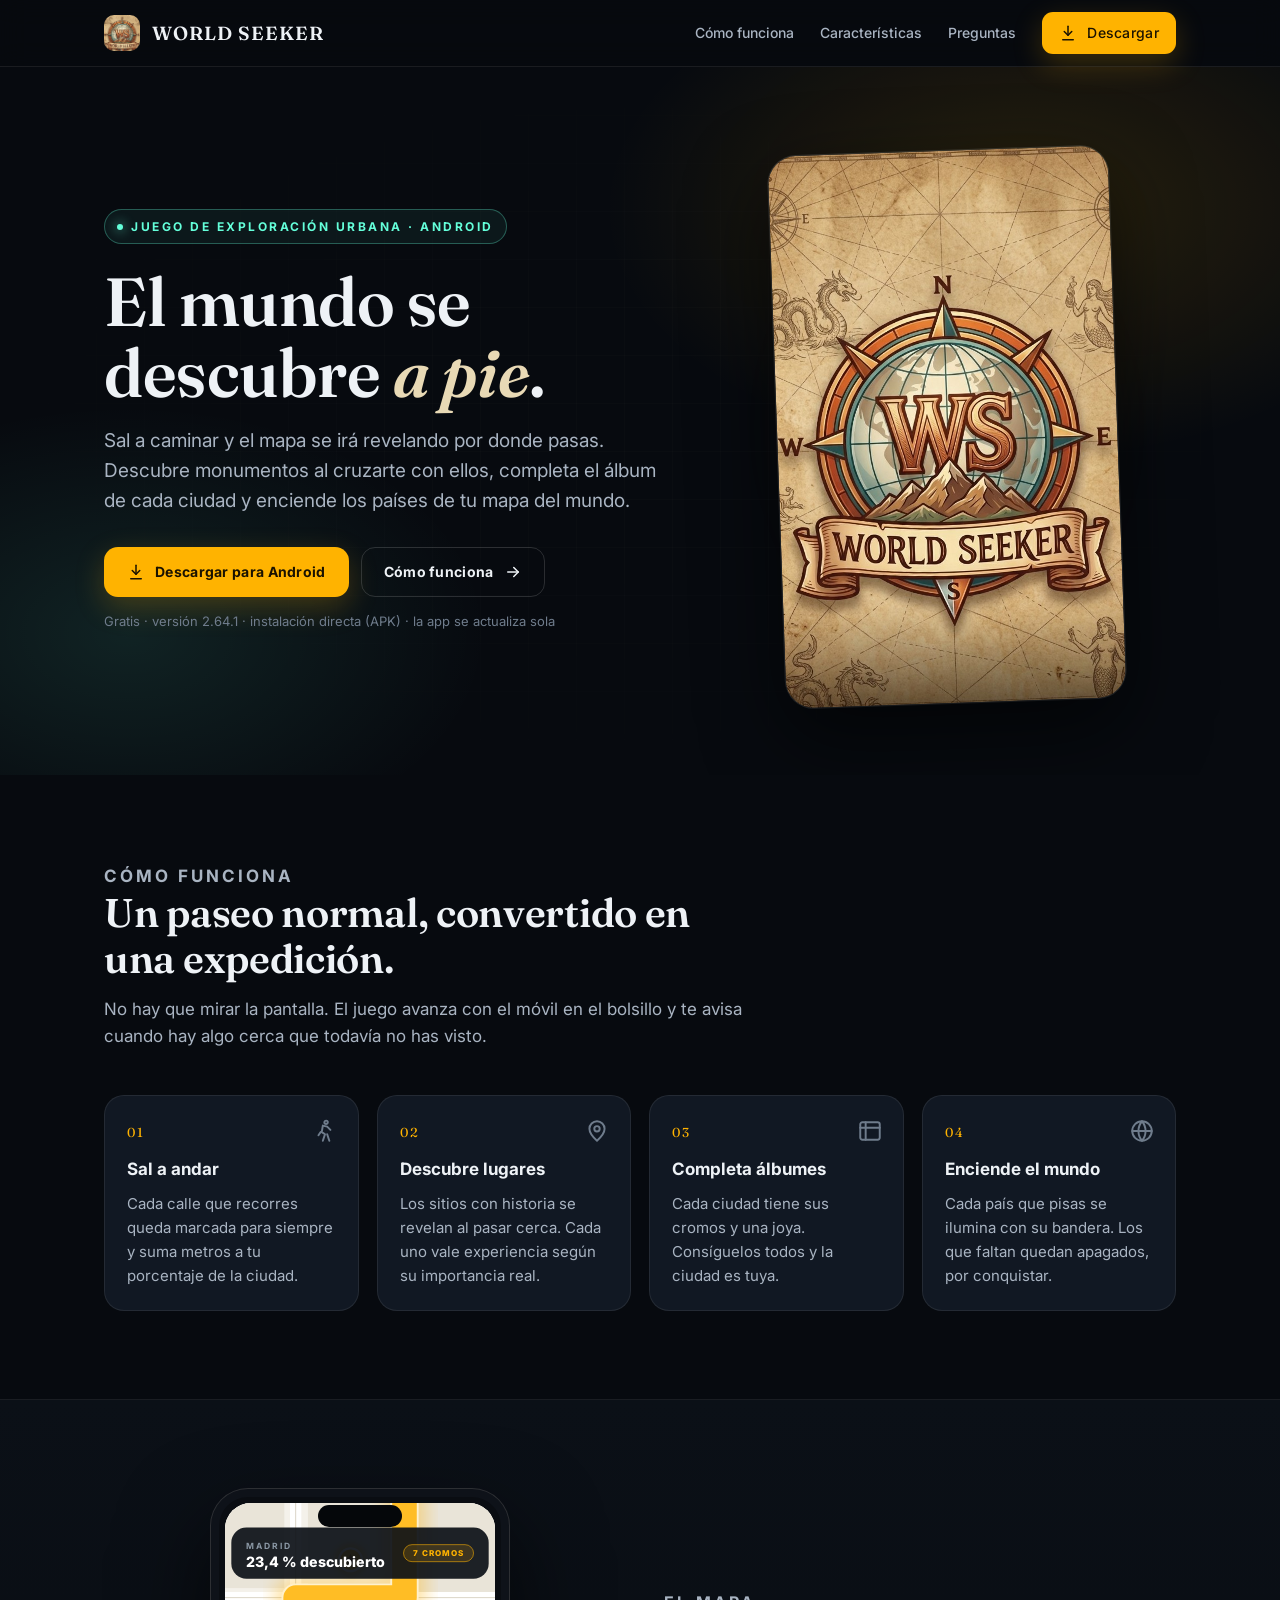
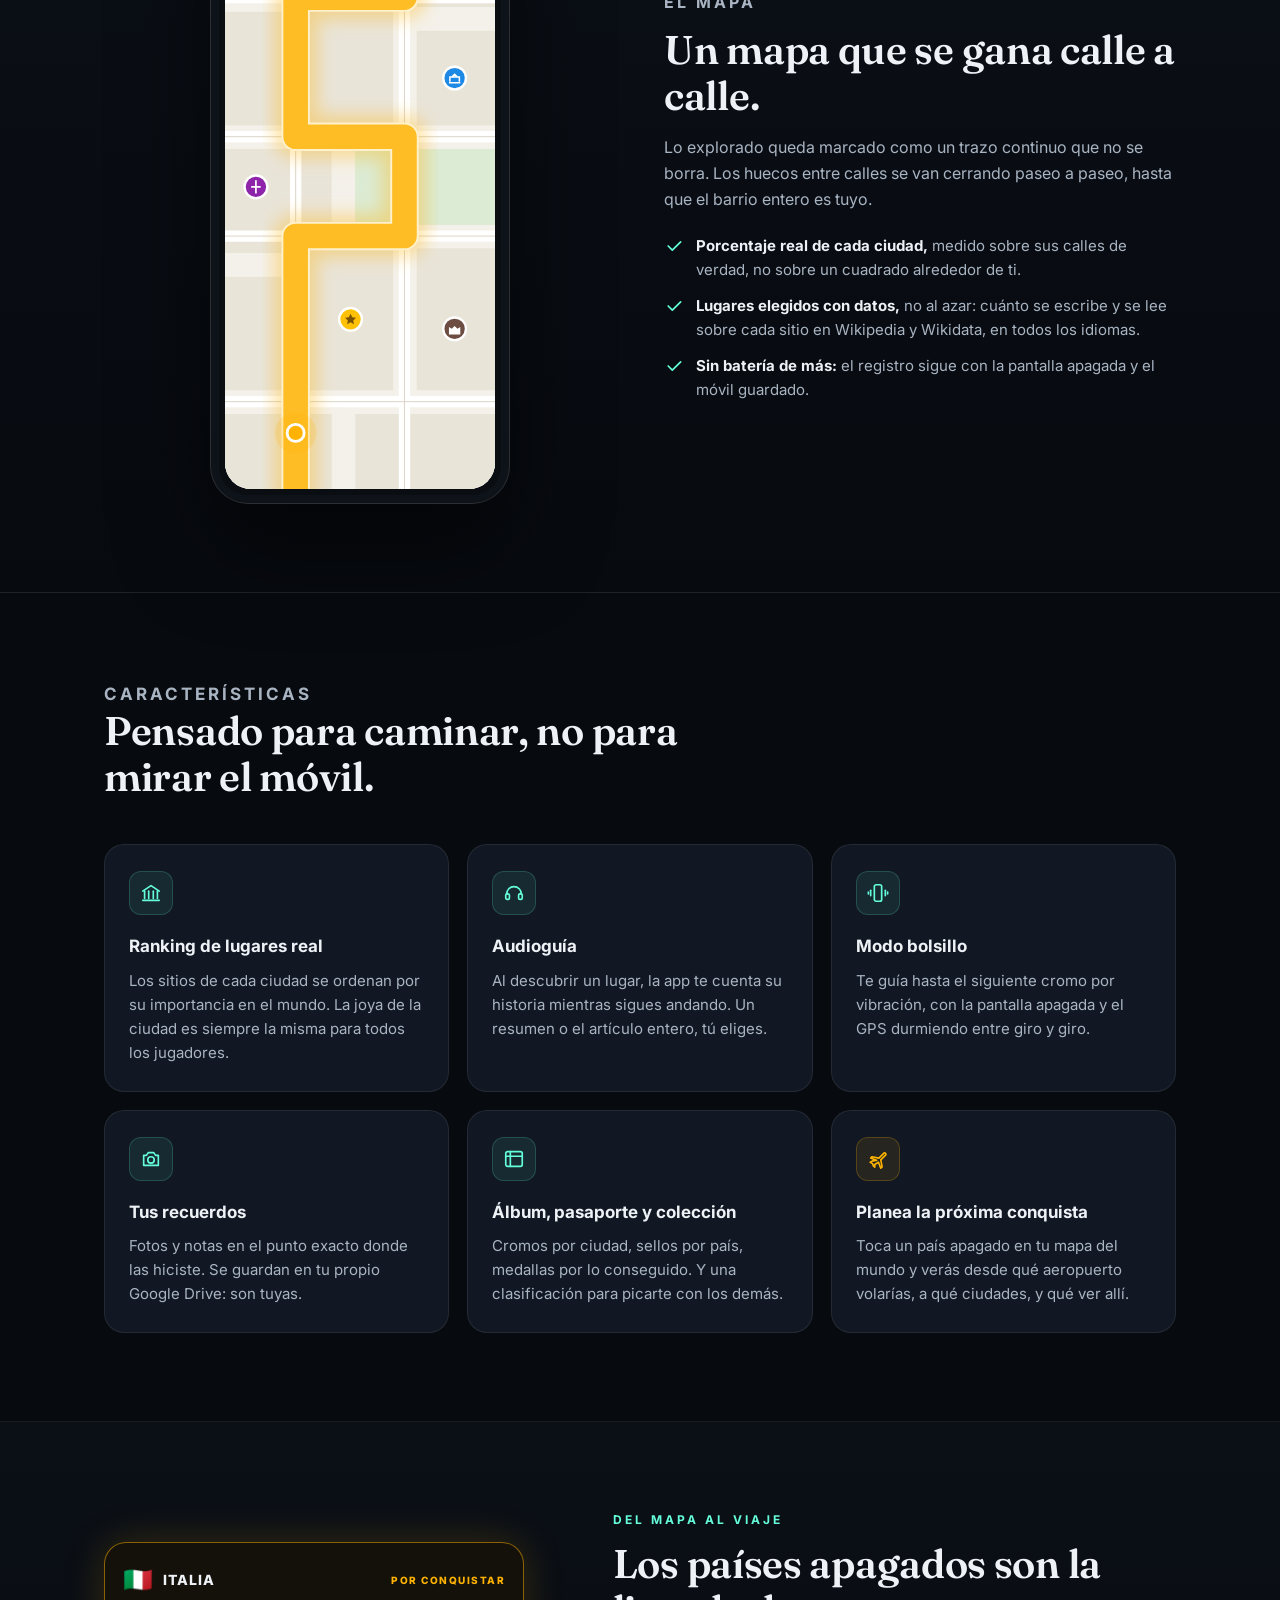
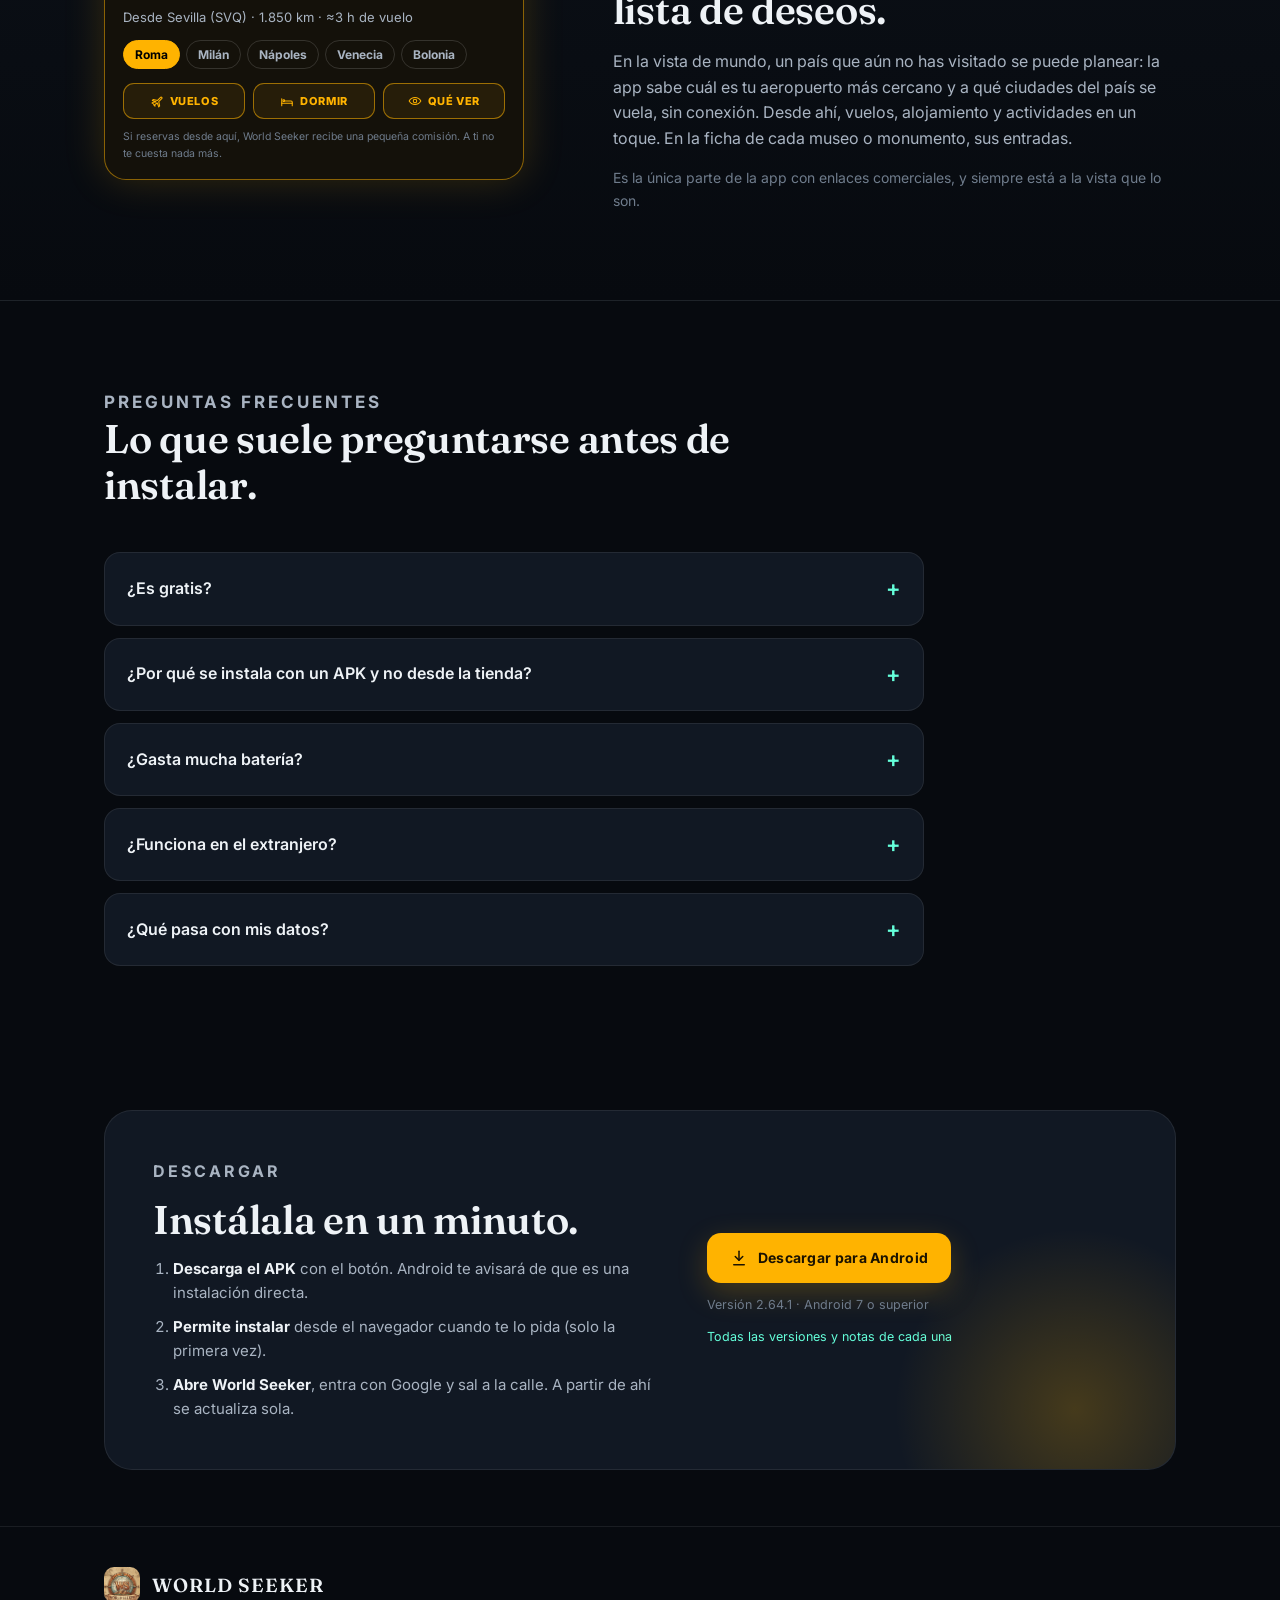
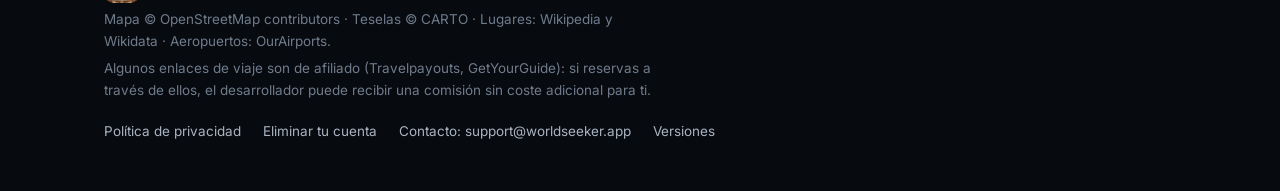
<file: index.html>
<!doctype html>
<html lang="es">
<head>
<meta charset="utf-8">
<meta name="viewport" content="width=device-width, initial-scale=1">
<title>World Seeker — El mundo se descubre a pie</title>
<meta name="description" content="World Seeker es un juego de exploración urbana para Android: el mapa se descubre por donde caminas, encuentras monumentos al pasar y completas el álbum de cada ciudad y país.">
<meta property="og:type" content="website">
<meta property="og:title" content="World Seeker — El mundo se descubre a pie">
<meta property="og:description" content="Camina, descubre lugares, completa el álbum de cada ciudad. Un juego de exploración urbana para Android.">
<meta property="og:image" content="https://worldseeker.app/logo.jpg">
<meta property="og:url" content="https://worldseeker.app/">
<meta name="twitter:card" content="summary_large_image">
<meta name="theme-color" content="#070A0F">
<link rel="canonical" href="https://worldseeker.app/">
<link rel="icon" href="logo.jpg">
<link rel="apple-touch-icon" href="logo.jpg">
<link rel="preconnect" href="https://fonts.googleapis.com">
<link rel="preconnect" href="https://fonts.gstatic.com" crossorigin>
<link href="https://fonts.googleapis.com/css2?family=Fraunces:ital,opsz,wght@0,9..144,500;0,9..144,600;1,9..144,500&family=Inter:wght@400;500;600;700;800&display=swap" rel="stylesheet">
<link rel="stylesheet" href="estilo.css">
<script type="application/ld+json">
{
  "@context": "https://schema.org",
  "@type": "SoftwareApplication",
  "name": "World Seeker",
  "operatingSystem": "Android",
  "applicationCategory": "GameApplication",
  "description": "Juego de exploración urbana: el mapa se descubre por donde caminas, encuentras monumentos al pasar y completas el álbum de cada ciudad y país.",
  "url": "https://worldseeker.app/",
  "image": "https://worldseeker.app/logo.jpg",
  "offers": {"@type": "Offer", "price": "0", "priceCurrency": "EUR"}
}
</script>
<!-- Travelpayouts Drive: convierte en enlaces de afiliado los enlaces de
     viaje que haya en la página, y sirve para verificar el sitio. -->
<script nowprocket data-noptimize="1" data-cfasync="false" data-wpfc-render="false" seraph-accel-crit="1" data-no-defer="1" data-cmp-ab="2">
  (function () {
      var script = document.createElement("script");
      script.async = 1;
      script.setAttribute("data-cmp-ab","2");
      script.src = 'https://emrldtp.com/NTc4OTQ3.js?t=578947';
      document.head.appendChild(script);
  })();
</script>
<!-- impact.com (programas de afiliados): verificación del sitio. Solo en
     la portada, que es lo que comprueban. -->
<script type="text/javascript">(function(i,m,p,a,c,t){c.ire_o=p;c[p]=c[p]||function(){(c[p].a=c[p].a||[]).push(arguments)};t=a.createElement(m);var z=a.getElementsByTagName(m)[0];t.async=1;t.src=i;z.parentNode.insertBefore(t,z)})('https://utt.impactcdn.com/P-A7960327-32b0-4402-8fed-ddafda97f1ed1.js','script','impactStat',document,window);impactStat('transformLinks');impactStat('trackImpression');</script>
</head>
<body>

<!-- Iconos vectoriales reutilizables -->
<svg width="0" height="0" style="position:absolute" aria-hidden="true">
  <defs>
    <symbol id="i-descarga" viewBox="0 0 24 24" fill="none" stroke="currentColor" stroke-width="2" stroke-linecap="round" stroke-linejoin="round"><path d="M12 3v12"/><path d="m7 10 5 5 5-5"/><path d="M5 21h14"/></symbol>
    <symbol id="i-flecha" viewBox="0 0 24 24" fill="none" stroke="currentColor" stroke-width="2" stroke-linecap="round" stroke-linejoin="round"><path d="M5 12h14"/><path d="m13 6 6 6-6 6"/></symbol>
    <symbol id="i-andar" viewBox="0 0 24 24" fill="none" stroke="currentColor" stroke-width="1.8" stroke-linecap="round" stroke-linejoin="round"><circle cx="13" cy="4" r="1.6"/><path d="M10 21l2-6-3-2 1-6 4 1 3 3"/><path d="m8 13-2 3"/><path d="m14 15 2 6"/></symbol>
    <symbol id="i-lugar" viewBox="0 0 24 24" fill="none" stroke="currentColor" stroke-width="1.8" stroke-linecap="round" stroke-linejoin="round"><path d="M12 21s-7-6.2-7-11a7 7 0 0 1 14 0c0 4.8-7 11-7 11Z"/><circle cx="12" cy="10" r="2.5"/></symbol>
    <symbol id="i-album" viewBox="0 0 24 24" fill="none" stroke="currentColor" stroke-width="1.8" stroke-linecap="round" stroke-linejoin="round"><rect x="3" y="4" width="18" height="16" rx="2"/><path d="M3 9h18"/><path d="M8 4v16"/></symbol>
    <symbol id="i-mundo" viewBox="0 0 24 24" fill="none" stroke="currentColor" stroke-width="1.8" stroke-linecap="round" stroke-linejoin="round"><circle cx="12" cy="12" r="9"/><path d="M3 12h18"/><path d="M12 3a14 14 0 0 1 0 18a14 14 0 0 1 0-18Z"/></symbol>
    <symbol id="i-mapa" viewBox="0 0 24 24" fill="none" stroke="currentColor" stroke-width="1.8" stroke-linecap="round" stroke-linejoin="round"><path d="m3 6 6-2 6 2 6-2v14l-6 2-6-2-6 2Z"/><path d="M9 4v14"/><path d="M15 6v14"/></symbol>
    <symbol id="i-museo" viewBox="0 0 24 24" fill="none" stroke="currentColor" stroke-width="1.8" stroke-linecap="round" stroke-linejoin="round"><path d="M3 10 12 4l9 6"/><path d="M5 10v8"/><path d="M9.5 10v8"/><path d="M14.5 10v8"/><path d="M19 10v8"/><path d="M3 20h18"/></symbol>
    <symbol id="i-audio" viewBox="0 0 24 24" fill="none" stroke="currentColor" stroke-width="1.8" stroke-linecap="round" stroke-linejoin="round"><path d="M4 13a8 8 0 0 1 16 0"/><rect x="3" y="13" width="4" height="6" rx="1.5"/><rect x="17" y="13" width="4" height="6" rx="1.5"/></symbol>
    <symbol id="i-vibra" viewBox="0 0 24 24" fill="none" stroke="currentColor" stroke-width="1.8" stroke-linecap="round" stroke-linejoin="round"><rect x="8" y="3" width="8" height="18" rx="2"/><path d="M4 9v6"/><path d="M20 9v6"/><path d="M1.5 11v2"/><path d="M22.5 11v2"/></symbol>
    <symbol id="i-camara" viewBox="0 0 24 24" fill="none" stroke="currentColor" stroke-width="1.8" stroke-linecap="round" stroke-linejoin="round"><path d="M4 8h3l2-3h6l2 3h3v11H4Z"/><circle cx="12" cy="13" r="3.5"/></symbol>
    <symbol id="i-avion" viewBox="0 0 24 24" fill="none" stroke="currentColor" stroke-width="1.8" stroke-linecap="round" stroke-linejoin="round"><path d="M10.5 13.5 4 11l1.5-1.5L13 11l5.5-5.5a1.5 1.5 0 0 1 2 2L15 13l1.5 7.5L15 22l-2.5-6.5-4 2.5V21l-1.5-1.5L6 17l-2.5-1.5L6 14Z"/></symbol>
    <symbol id="i-hotel" viewBox="0 0 24 24" fill="none" stroke="currentColor" stroke-width="1.8" stroke-linecap="round" stroke-linejoin="round"><path d="M3 20V8"/><path d="M3 16h18v4"/><path d="M8 12h11a2 2 0 0 1 2 2v2"/><circle cx="6.5" cy="11.5" r="1.5"/></symbol>
    <symbol id="i-ver" viewBox="0 0 24 24" fill="none" stroke="currentColor" stroke-width="1.8" stroke-linecap="round" stroke-linejoin="round"><path d="M2 12s3.5-6 10-6 10 6 10 6-3.5 6-10 6S2 12 2 12Z"/><circle cx="12" cy="12" r="3"/></symbol>
    <symbol id="i-check" viewBox="0 0 24 24" fill="none" stroke="currentColor" stroke-width="2" stroke-linecap="round" stroke-linejoin="round"><path d="m5 12 5 5L20 7"/></symbol>
    <symbol id="i-ticket" viewBox="0 0 24 24" fill="none" stroke="currentColor" stroke-width="1.8" stroke-linecap="round" stroke-linejoin="round"><path d="M3 9V6h18v3a2 2 0 0 0 0 4v3H3v-3a2 2 0 0 0 0-4Z"/><path d="M13 6v12"/></symbol>
  </defs>
</svg>

<header class="nav">
  <div class="contenedor">
    <a class="marca" href="#"><img src="logo.jpg" alt=""><span>WORLD SEEKER</span></a>
    <nav class="nav-enlaces" aria-label="Secciones">
      <a href="#como-funciona">Cómo funciona</a>
      <a href="#caracteristicas">Características</a>
      <a href="#preguntas">Preguntas</a>
      <a class="boton boton-primario boton-pequeno enlace-descarga" href="https://github.com/Alexbaldallo/world_seeker_releases/releases/latest"><svg><use href="#i-descarga"/></svg>Descargar</a>
    </nav>
  </div>
</header>

<main>

<section class="portada">
  <div class="rejilla" aria-hidden="true"></div>
  <div class="contenedor">
    <div>
      <span class="antetitulo"><i></i>Juego de exploración urbana · Android</span>
      <h1>El mundo se descubre <em>a pie</em>.</h1>
      <p class="entradilla">Sal a caminar y el mapa se irá revelando por donde pasas. Descubre monumentos al cruzarte con ellos, completa el álbum de cada ciudad y enciende los países de tu mapa del mundo.</p>
      <div class="acciones">
        <a class="boton boton-primario enlace-descarga" href="https://github.com/Alexbaldallo/world_seeker_releases/releases/latest"><svg><use href="#i-descarga"/></svg>Descargar para Android</a>
        <a class="boton boton-secundario" href="#como-funciona">Cómo funciona<svg><use href="#i-flecha"/></svg></a>
      </div>
      <p class="nota-version" id="version">Gratis · instalación directa (APK) · la app se actualiza sola</p>
    </div>
    <div class="emblema">
      <img src="logo.jpg" alt="Emblema de World Seeker: una rosa de los vientos sobre un mapa antiguo">
    </div>
  </div>
</section>

<section id="como-funciona">
  <div class="contenedor">
    <div class="cabecera-seccion aparece">
      <p class="etiqueta">Cómo funciona</p>
      <h2>Un paseo normal, convertido en una expedición.</h2>
      <p>No hay que mirar la pantalla. El juego avanza con el móvil en el bolsillo y te avisa cuando hay algo cerca que todavía no has visto.</p>
    </div>
    <div class="pasos">
      <article class="paso aparece"><svg><use href="#i-andar"/></svg><h3>Sal a andar</h3><p>Cada calle que recorres queda marcada para siempre y suma metros a tu porcentaje de la ciudad.</p></article>
      <article class="paso aparece"><svg><use href="#i-lugar"/></svg><h3>Descubre lugares</h3><p>Los sitios con historia se revelan al pasar cerca. Cada uno vale experiencia según su importancia real.</p></article>
      <article class="paso aparece"><svg><use href="#i-album"/></svg><h3>Completa álbumes</h3><p>Cada ciudad tiene sus cromos y una joya. Consíguelos todos y la ciudad es tuya.</p></article>
      <article class="paso aparece"><svg><use href="#i-mundo"/></svg><h3>Enciende el mundo</h3><p>Cada país que pisas se ilumina con su bandera. Los que faltan quedan apagados, por conquistar.</p></article>
    </div>
  </div>
</section>

<section class="sombreada">
  <div class="contenedor demo">
    <div class="movil aparece" aria-hidden="true">
      <div class="pantalla">
        <!-- Ilustración del mapa de la app: calles, rastro recorrido y lugares -->
        <svg viewBox="0 0 300 620" preserveAspectRatio="xMidYMid slice">
          <defs>
            <filter id="suave" x="-30%" y="-30%" width="160%" height="160%"><feGaussianBlur stdDeviation="9"/></filter>
            <filter id="halo" x="-50%" y="-50%" width="200%" height="200%"><feGaussianBlur stdDeviation="4"/></filter>
          </defs>
          <rect width="300" height="620" fill="#F4F1EA"/>
          <!-- manzanas -->
          <g fill="#E9E4D8">
            <rect x="0" y="0" width="70" height="90"/><rect x="95" y="0" width="90" height="60"/><rect x="210" y="0" width="90" height="110"/>
            <rect x="0" y="115" width="70" height="120"/><rect x="95" y="85" width="90" height="150"/><rect x="210" y="135" width="90" height="100"/>
            <rect x="0" y="260" width="120" height="110"/><rect x="145" y="260" width="155" height="80"/>
            <rect x="0" y="395" width="70" height="120"/><rect x="95" y="365" width="90" height="150"/><rect x="210" y="365" width="90" height="150"/>
            <rect x="0" y="540" width="120" height="80"/><rect x="145" y="540" width="155" height="80"/>
          </g>
          <!-- parque -->
          <rect x="145" y="260" width="155" height="80" rx="6" fill="#DCEBD3"/>
          <!-- calles -->
          <g stroke="#FFFFFF" stroke-width="12" fill="none" stroke-linecap="round">
            <path d="M82 0V620"/><path d="M197 0V620"/><path d="M0 100H300"/><path d="M0 247H300"/><path d="M0 352H300"/><path d="M0 527H300"/>
          </g>
          <g stroke="#D9D3C4" stroke-width="1" fill="none">
            <path d="M82 0V620"/><path d="M197 0V620"/><path d="M0 100H300"/><path d="M0 247H300"/><path d="M0 352H300"/><path d="M0 527H300"/>
          </g>
          <!-- rastro recorrido: halo, contorno y cuerpo -->
          <g fill="none" stroke-linecap="round" stroke-linejoin="round">
            <path d="M82 620V352H197V247H82V100H197V0" stroke="#FFB300" stroke-opacity=".35" stroke-width="46" filter="url(#suave)"/>
            <path d="M82 620V352H197V247H82V100H197V0" stroke="#FFF1CC" stroke-width="30"/>
            <path d="M82 620V352H197V247H82V100H197V0" stroke="#FFB300" stroke-opacity=".82" stroke-width="26"/>
          </g>
          <!-- lugares: descubiertos (oro) y por descubrir (color) -->
          <g>
            <circle cx="140" cy="60" r="16" fill="#FFC107" filter="url(#halo)" opacity=".7"/>
            <circle cx="140" cy="60" r="12" fill="#FFC107" stroke="#fff" stroke-width="2.5"/>
            <path d="M140 54l1.8 3.7 4 .6-2.9 2.8.7 4-3.6-1.9-3.6 1.9.7-4-2.9-2.8 4-.6Z" fill="#7A5200"/>
            <circle cx="250" cy="185" r="12" fill="#1E88E5" stroke="#fff" stroke-width="2.5"/>
            <path d="M244 190h12M245 189v-5h10v5M247 184l3-3 3 3" stroke="#fff" stroke-width="1.6" fill="none"/>
            <circle cx="40" cy="300" r="12" fill="#8E24AA" stroke="#fff" stroke-width="2.5"/>
            <path d="M40 293v14M35 300h10" stroke="#fff" stroke-width="1.8"/>
            <circle cx="250" cy="450" r="12" fill="#6D4C41" stroke="#fff" stroke-width="2.5"/>
            <path d="M244 456v-8l3 2 3-3 3 3 3-2v8Z" fill="#fff"/>
            <circle cx="140" cy="440" r="12" fill="#FFC107" stroke="#fff" stroke-width="2.5"/>
            <path d="M140 434l1.8 3.7 4 .6-2.9 2.8.7 4-3.6-1.9-3.6 1.9.7-4-2.9-2.8 4-.6Z" fill="#7A5200"/>
          </g>
          <!-- el jugador -->
          <circle cx="82" cy="560" r="22" fill="#FFB300" opacity=".18"/>
          <circle cx="82" cy="560" r="9" fill="#FFB300" stroke="#fff" stroke-width="3"/>
          <!-- panel superior -->
          <g>
            <rect x="14" y="26" width="272" height="54" rx="16" fill="#0D1117" fill-opacity=".92"/>
            <text x="30" y="49" font-family="Inter, Arial" font-size="9" font-weight="700" letter-spacing="2" fill="#8B98A5">MADRID</text>
            <text x="30" y="68" font-family="Inter, Arial" font-size="15" font-weight="800" fill="#FFFFFF">23,4 % descubierto</text>
            <rect x="196" y="44" width="74" height="18" rx="9" fill="#FFB300" fill-opacity=".14" stroke="#FFB300" stroke-opacity=".6"/>
            <text x="233" y="56.5" font-family="Inter, Arial" font-size="8.5" font-weight="800" fill="#FFB300" text-anchor="middle" letter-spacing="1">7 CROMOS</text>
          </g>
        </svg>
      </div>
    </div>
    <div class="texto aparece">
      <p class="etiqueta">El mapa</p>
      <h2>Un mapa que se gana calle a calle.</h2>
      <p>Lo explorado queda marcado como un trazo continuo que no se borra. Los huecos entre calles se van cerrando paseo a paseo, hasta que el barrio entero es tuyo.</p>
      <ul>
        <li><svg><use href="#i-check"/></svg><span><strong>Porcentaje real de cada ciudad,</strong> medido sobre sus calles de verdad, no sobre un cuadrado alrededor de ti.</span></li>
        <li><svg><use href="#i-check"/></svg><span><strong>Lugares elegidos con datos,</strong> no al azar: cuánto se escribe y se lee sobre cada sitio en Wikipedia y Wikidata, en todos los idiomas.</span></li>
        <li><svg><use href="#i-check"/></svg><span><strong>Sin batería de más:</strong> el registro sigue con la pantalla apagada y el móvil guardado.</span></li>
      </ul>
    </div>
  </div>
</section>

<section id="caracteristicas">
  <div class="contenedor">
    <div class="cabecera-seccion aparece">
      <p class="etiqueta">Características</p>
      <h2>Pensado para caminar, no para mirar el móvil.</h2>
    </div>
    <div class="tarjetas">
      <article class="tarjeta aparece"><div class="icono"><svg><use href="#i-museo"/></svg></div><h3>Ranking de lugares real</h3><p>Los sitios de cada ciudad se ordenan por su importancia en el mundo. La joya de la ciudad es siempre la misma para todos los jugadores.</p></article>
      <article class="tarjeta aparece"><div class="icono"><svg><use href="#i-audio"/></svg></div><h3>Audioguía</h3><p>Al descubrir un lugar, la app te cuenta su historia mientras sigues andando. Un resumen o el artículo entero, tú eliges.</p></article>
      <article class="tarjeta aparece"><div class="icono"><svg><use href="#i-vibra"/></svg></div><h3>Modo bolsillo</h3><p>Te guía hasta el siguiente cromo por vibración, con la pantalla apagada y el GPS durmiendo entre giro y giro.</p></article>
      <article class="tarjeta aparece"><div class="icono"><svg><use href="#i-camara"/></svg></div><h3>Tus recuerdos</h3><p>Fotos y notas en el punto exacto donde las hiciste. Se guardan en tu propio Google Drive: son tuyas.</p></article>
      <article class="tarjeta aparece"><div class="icono"><svg><use href="#i-album"/></svg></div><h3>Álbum, pasaporte y colección</h3><p>Cromos por ciudad, sellos por país, medallas por lo conseguido. Y una clasificación para picarte con los demás.</p></article>
      <article class="tarjeta ambar aparece"><div class="icono"><svg><use href="#i-avion"/></svg></div><h3>Planea la próxima conquista</h3><p>Toca un país apagado en tu mapa del mundo y verás desde qué aeropuerto volarías, a qué ciudades, y qué ver allí.</p></article>
    </div>
  </div>
</section>

<section class="sombreada">
  <div class="contenedor planear">
    <div class="aparece">
      <div class="ficha-pais" role="img" aria-label="Ficha de un país por conquistar en la app">
        <div class="fila"><span class="bandera">🇮🇹</span><span class="nombre">ITALIA</span><span class="estado">POR CONQUISTAR</span></div>
        <p class="ruta">Desde Sevilla (SVQ) · 1.850 km · ≈3 h de vuelo</p>
        <div class="chips"><span class="chip activo">Roma</span><span class="chip">Milán</span><span class="chip">Nápoles</span><span class="chip">Venecia</span><span class="chip">Bolonia</span></div>
        <div class="accesos"><span class="acceso"><svg><use href="#i-avion"/></svg>VUELOS</span><span class="acceso"><svg><use href="#i-hotel"/></svg>DORMIR</span><span class="acceso"><svg><use href="#i-ver"/></svg>QUÉ VER</span></div>
        <p class="letra">Si reservas desde aquí, World Seeker recibe una pequeña comisión. A ti no te cuesta nada más.</p>
      </div>
    </div>
    <div class="texto aparece">
      <p class="etiqueta">Del mapa al viaje</p>
      <h2>Los países apagados son la lista de deseos.</h2>
      <p style="color:var(--texto-2);font-size:16px">En la vista de mundo, un país que aún no has visitado se puede planear: la app sabe cuál es tu aeropuerto más cercano y a qué ciudades del país se vuela, sin conexión. Desde ahí, vuelos, alojamiento y actividades en un toque. En la ficha de cada museo o monumento, sus entradas.</p>
      <p style="color:var(--texto-3);font-size:14px;margin:0">Es la única parte de la app con enlaces comerciales, y siempre está a la vista que lo son.</p>
    </div>
  </div>
</section>

<section id="preguntas">
  <div class="contenedor">
    <div class="cabecera-seccion aparece">
      <p class="etiqueta">Preguntas frecuentes</p>
      <h2>Lo que suele preguntarse antes de instalar.</h2>
    </div>
    <div class="faq aparece">
      <details><summary>¿Es gratis?</summary><p>Sí, entera y sin anuncios. Los únicos enlaces comerciales son los de viajes y entradas descritos arriba, y son opcionales.</p></details>
      <details><summary>¿Por qué se instala con un APK y no desde la tienda?</summary><p>World Seeker se distribuye de momento como instalación directa. El APK se publica firmado en cada versión y la propia app avisa y descarga las actualizaciones, comprobando la huella del archivo antes de instalar.</p></details>
      <details><summary>¿Gasta mucha batería?</summary><p>Está diseñada para lo contrario: el registro sigue con la pantalla apagada, el modo bolsillo apaga el GPS entre giro y giro y el mapa solo se recalcula cuando hace falta. Un paseo largo consume menos que tener el navegador abierto.</p></details>
      <details><summary>¿Funciona en el extranjero?</summary><p>Sí. Los lugares se buscan en la Wikipedia del país y en Wikidata, y el mapa del mundo y los aeropuertos van dentro de la app, sin conexión.</p></details>
      <details><summary>¿Qué pasa con mis datos?</summary><p>Tu recorrido, tus notas y tu colección se cifran en tu móvil antes de subirse, con una llave que solo tienes tú: ni nosotros podemos ver por dónde has caminado. En la clasificación solo aparecen tu apodo, tu nivel y la ciudad en la que juegas. Está todo detallado en la <a href="privacidad.html">política de privacidad</a>.</p></details>
    </div>
  </div>
</section>

<section id="descargar" class="compacta">
  <div class="contenedor">
    <div class="descarga aparece">
      <div>
        <p class="etiqueta">Descargar</p>
        <h2>Instálala en un minuto.</h2>
        <ol>
          <li><strong>Descarga el APK</strong> con el botón. Android te avisará de que es una instalación directa.</li>
          <li><strong>Permite instalar</strong> desde el navegador cuando te lo pida (solo la primera vez).</li>
          <li><strong>Abre World Seeker</strong>, entra con Google y sal a la calle. A partir de ahí se actualiza sola.</li>
        </ol>
      </div>
      <div class="cta">
        <a class="boton boton-primario enlace-descarga" href="https://github.com/Alexbaldallo/world_seeker_releases/releases/latest"><svg><use href="#i-descarga"/></svg>Descargar para Android</a>
        <small id="version-2">Última versión publicada · Android 7 o superior</small>
        <small><a href="https://github.com/Alexbaldallo/world_seeker_releases/releases">Todas las versiones y notas de cada una</a></small>
      </div>
    </div>
  </div>
</section>

</main>

<footer>
  <div class="contenedor">
    <div>
      <a class="marca" href="#"><img src="logo.jpg" alt=""><span>WORLD SEEKER</span></a>
      <p>Mapa © OpenStreetMap contributors · Teselas © CARTO · Lugares: Wikipedia y Wikidata · Aeropuertos: OurAirports.</p>
      <p>Algunos enlaces de viaje son de afiliado (Travelpayouts, GetYourGuide): si reservas a través de ellos, el desarrollador puede recibir una comisión sin coste adicional para ti.</p>
    </div>
    <nav aria-label="Enlaces legales">
      <a href="privacidad.html">Política de privacidad</a>
      <a href="eliminar-cuenta.html">Eliminar tu cuenta</a>
      <a href="mailto:support@worldseeker.app">Contacto: support@worldseeker.app</a>
      <a href="https://github.com/Alexbaldallo/world_seeker_releases/releases">Versiones</a>
    </nav>
  </div>
</footer>

<script>
  // La versión y el enlace de descarga salen del mismo version.json que
  // consulta la app para actualizarse.
  fetch('version.json', {cache: 'no-store'}).then(r => r.json()).then(v => {
    if (!v) return;
    if (v.apkUrl) document.querySelectorAll('.enlace-descarga').forEach(a => a.href = v.apkUrl);
    if (v.versionName) {
      document.getElementById('version').textContent =
        'Gratis · versión ' + v.versionName + ' · instalación directa (APK) · la app se actualiza sola';
      document.getElementById('version-2').textContent =
        'Versión ' + v.versionName + ' · Android 7 o superior';
    }
  }).catch(() => {});

  // Aparición suave de las secciones al llegar a ellas
  const obs = new IntersectionObserver(es => es.forEach(e => {
    if (e.isIntersecting) { e.target.classList.add('visible'); obs.unobserve(e.target); }
  }), {rootMargin: '0px 0px -8% 0px'});
  document.querySelectorAll('.aparece').forEach(el => obs.observe(el));
</script>
</body>
</html>
</file>
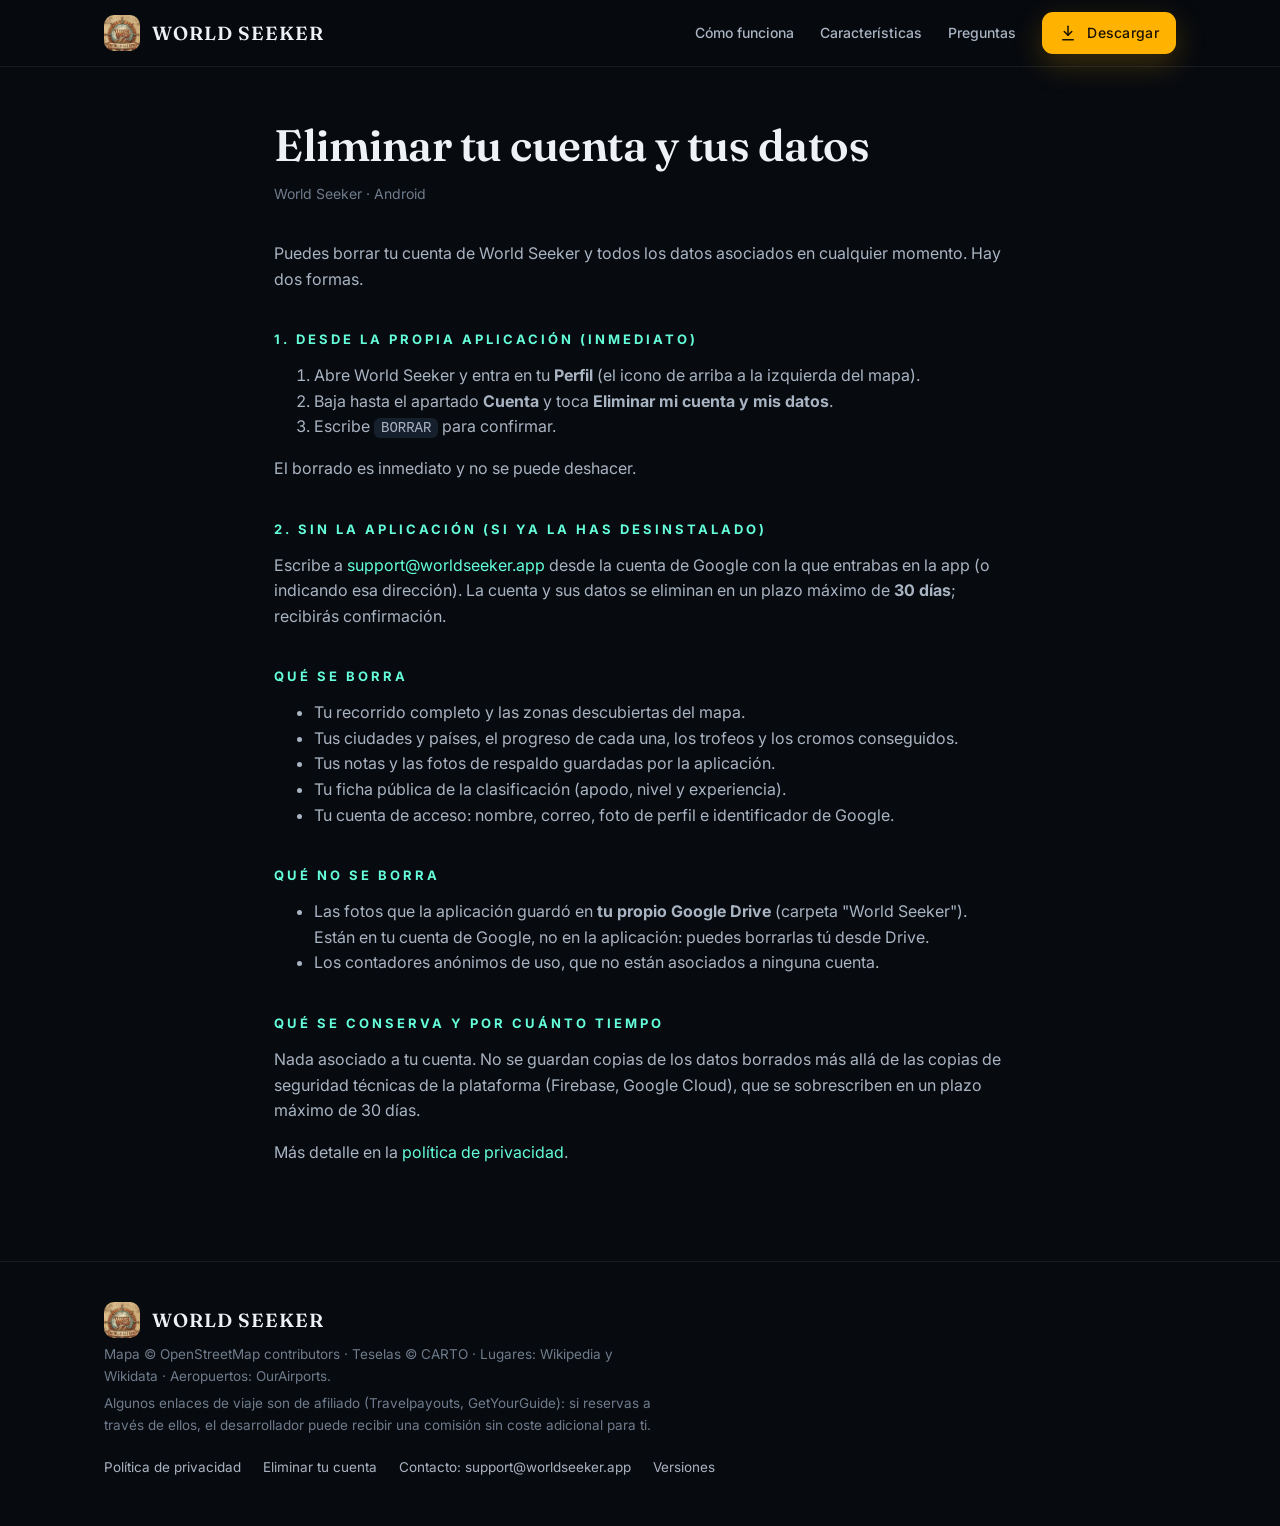
<file: eliminar-cuenta.html>
<!doctype html>
<html lang="es">
<head>
<meta charset="utf-8">
<meta name="viewport" content="width=device-width, initial-scale=1">
<title>Eliminar tu cuenta — World Seeker</title>
<meta name="description" content="Cómo borrar tu cuenta de World Seeker y todos tus datos, desde la app o sin ella.">
<meta name="theme-color" content="#070A0F">
<link rel="canonical" href="https://worldseeker.app/eliminar-cuenta.html">
<link rel="icon" href="logo.jpg">
<link rel="preconnect" href="https://fonts.googleapis.com">
<link rel="preconnect" href="https://fonts.gstatic.com" crossorigin>
<link href="https://fonts.googleapis.com/css2?family=Fraunces:ital,opsz,wght@0,9..144,500;0,9..144,600;1,9..144,500&family=Inter:wght@400;500;600;700;800&display=swap" rel="stylesheet">
<link rel="stylesheet" href="estilo.css">
<!-- Travelpayouts Drive: convierte en enlaces de afiliado los enlaces de
     viaje que haya en la página, y sirve para verificar el sitio. -->
<script nowprocket data-noptimize="1" data-cfasync="false" data-wpfc-render="false" seraph-accel-crit="1" data-no-defer="1" data-cmp-ab="2">
  (function () {
      var script = document.createElement("script");
      script.async = 1;
      script.setAttribute("data-cmp-ab","2");
      script.src = 'https://emrldtp.com/NTc4OTQ3.js?t=578947';
      document.head.appendChild(script);
  })();
</script>
</head>
<body>
<!-- Iconos vectoriales reutilizables -->
<svg width="0" height="0" style="position:absolute" aria-hidden="true">
  <defs>
    <symbol id="i-descarga" viewBox="0 0 24 24" fill="none" stroke="currentColor" stroke-width="2" stroke-linecap="round" stroke-linejoin="round"><path d="M12 3v12"/><path d="m7 10 5 5 5-5"/><path d="M5 21h14"/></symbol>
    <symbol id="i-flecha" viewBox="0 0 24 24" fill="none" stroke="currentColor" stroke-width="2" stroke-linecap="round" stroke-linejoin="round"><path d="M5 12h14"/><path d="m13 6 6 6-6 6"/></symbol>
    <symbol id="i-andar" viewBox="0 0 24 24" fill="none" stroke="currentColor" stroke-width="1.8" stroke-linecap="round" stroke-linejoin="round"><circle cx="13" cy="4" r="1.6"/><path d="M10 21l2-6-3-2 1-6 4 1 3 3"/><path d="m8 13-2 3"/><path d="m14 15 2 6"/></symbol>
    <symbol id="i-lugar" viewBox="0 0 24 24" fill="none" stroke="currentColor" stroke-width="1.8" stroke-linecap="round" stroke-linejoin="round"><path d="M12 21s-7-6.2-7-11a7 7 0 0 1 14 0c0 4.8-7 11-7 11Z"/><circle cx="12" cy="10" r="2.5"/></symbol>
    <symbol id="i-album" viewBox="0 0 24 24" fill="none" stroke="currentColor" stroke-width="1.8" stroke-linecap="round" stroke-linejoin="round"><rect x="3" y="4" width="18" height="16" rx="2"/><path d="M3 9h18"/><path d="M8 4v16"/></symbol>
    <symbol id="i-mundo" viewBox="0 0 24 24" fill="none" stroke="currentColor" stroke-width="1.8" stroke-linecap="round" stroke-linejoin="round"><circle cx="12" cy="12" r="9"/><path d="M3 12h18"/><path d="M12 3a14 14 0 0 1 0 18a14 14 0 0 1 0-18Z"/></symbol>
    <symbol id="i-mapa" viewBox="0 0 24 24" fill="none" stroke="currentColor" stroke-width="1.8" stroke-linecap="round" stroke-linejoin="round"><path d="m3 6 6-2 6 2 6-2v14l-6 2-6-2-6 2Z"/><path d="M9 4v14"/><path d="M15 6v14"/></symbol>
    <symbol id="i-museo" viewBox="0 0 24 24" fill="none" stroke="currentColor" stroke-width="1.8" stroke-linecap="round" stroke-linejoin="round"><path d="M3 10 12 4l9 6"/><path d="M5 10v8"/><path d="M9.5 10v8"/><path d="M14.5 10v8"/><path d="M19 10v8"/><path d="M3 20h18"/></symbol>
    <symbol id="i-audio" viewBox="0 0 24 24" fill="none" stroke="currentColor" stroke-width="1.8" stroke-linecap="round" stroke-linejoin="round"><path d="M4 13a8 8 0 0 1 16 0"/><rect x="3" y="13" width="4" height="6" rx="1.5"/><rect x="17" y="13" width="4" height="6" rx="1.5"/></symbol>
    <symbol id="i-vibra" viewBox="0 0 24 24" fill="none" stroke="currentColor" stroke-width="1.8" stroke-linecap="round" stroke-linejoin="round"><rect x="8" y="3" width="8" height="18" rx="2"/><path d="M4 9v6"/><path d="M20 9v6"/><path d="M1.5 11v2"/><path d="M22.5 11v2"/></symbol>
    <symbol id="i-camara" viewBox="0 0 24 24" fill="none" stroke="currentColor" stroke-width="1.8" stroke-linecap="round" stroke-linejoin="round"><path d="M4 8h3l2-3h6l2 3h3v11H4Z"/><circle cx="12" cy="13" r="3.5"/></symbol>
    <symbol id="i-avion" viewBox="0 0 24 24" fill="none" stroke="currentColor" stroke-width="1.8" stroke-linecap="round" stroke-linejoin="round"><path d="M10.5 13.5 4 11l1.5-1.5L13 11l5.5-5.5a1.5 1.5 0 0 1 2 2L15 13l1.5 7.5L15 22l-2.5-6.5-4 2.5V21l-1.5-1.5L6 17l-2.5-1.5L6 14Z"/></symbol>
    <symbol id="i-hotel" viewBox="0 0 24 24" fill="none" stroke="currentColor" stroke-width="1.8" stroke-linecap="round" stroke-linejoin="round"><path d="M3 20V8"/><path d="M3 16h18v4"/><path d="M8 12h11a2 2 0 0 1 2 2v2"/><circle cx="6.5" cy="11.5" r="1.5"/></symbol>
    <symbol id="i-ver" viewBox="0 0 24 24" fill="none" stroke="currentColor" stroke-width="1.8" stroke-linecap="round" stroke-linejoin="round"><path d="M2 12s3.5-6 10-6 10 6 10 6-3.5 6-10 6S2 12 2 12Z"/><circle cx="12" cy="12" r="3"/></symbol>
    <symbol id="i-check" viewBox="0 0 24 24" fill="none" stroke="currentColor" stroke-width="2" stroke-linecap="round" stroke-linejoin="round"><path d="m5 12 5 5L20 7"/></symbol>
    <symbol id="i-ticket" viewBox="0 0 24 24" fill="none" stroke="currentColor" stroke-width="1.8" stroke-linecap="round" stroke-linejoin="round"><path d="M3 9V6h18v3a2 2 0 0 0 0 4v3H3v-3a2 2 0 0 0 0-4Z"/><path d="M13 6v12"/></symbol>
  </defs>
</svg>

<header class="nav">
  <div class="contenedor">
    <a class="marca" href="index.html"><img src="logo.jpg" alt=""><span>WORLD SEEKER</span></a>
    <nav class="nav-enlaces" aria-label="Secciones">
      <a href="index.html#como-funciona">Cómo funciona</a>
      <a href="index.html#caracteristicas">Características</a>
      <a href="index.html#preguntas">Preguntas</a>
      <a class="boton boton-primario boton-pequeno enlace-descarga" href="https://github.com/Alexbaldallo/world_seeker_releases/releases/latest"><svg><use href="#i-descarga"/></svg>Descargar</a>
    </nav>
  </div>
</header>
<main class="documento">
<h1>Eliminar tu cuenta y tus datos</h1>
<p class="fecha">World Seeker · Android</p>
<p>Puedes borrar tu cuenta de World Seeker y todos los datos asociados en cualquier momento. Hay dos formas.</p>
<h2>1. Desde la propia aplicación (inmediato)</h2>
<ol>
<li>Abre World Seeker y entra en tu <strong>Perfil</strong> (el icono de arriba a la izquierda del mapa).</li>
<li>Baja hasta el apartado <strong>Cuenta</strong> y toca <strong>Eliminar mi cuenta y mis datos</strong>.</li>
<li>Escribe <code>BORRAR</code> para confirmar.</li>
</ol>
<p>El borrado es inmediato y no se puede deshacer.</p>
<h2>2. Sin la aplicación (si ya la has desinstalado)</h2>
<p>Escribe a <a href="mailto:support@worldseeker.app?subject=Eliminar%20mi%20cuenta">support@worldseeker.app</a> desde la cuenta de Google con la que entrabas en la app (o indicando esa dirección). La cuenta y sus datos se eliminan en un plazo máximo de <strong>30 días</strong>; recibirás confirmación.</p>
<h2>Qué se borra</h2>
<ul>
<li>Tu recorrido completo y las zonas descubiertas del mapa.</li>
<li>Tus ciudades y países, el progreso de cada una, los trofeos y los cromos conseguidos.</li>
<li>Tus notas y las fotos de respaldo guardadas por la aplicación.</li>
<li>Tu ficha pública de la clasificación (apodo, nivel y experiencia).</li>
<li>Tu cuenta de acceso: nombre, correo, foto de perfil e identificador de Google.</li>
</ul>
<h2>Qué no se borra</h2>
<ul>
<li>Las fotos que la aplicación guardó en <strong>tu propio Google Drive</strong> (carpeta "World Seeker"). Están en tu cuenta de Google, no en la aplicación: puedes borrarlas tú desde Drive.</li>
<li>Los contadores anónimos de uso, que no están asociados a ninguna cuenta.</li>
</ul>
<h2>Qué se conserva y por cuánto tiempo</h2>
<p>Nada asociado a tu cuenta. No se guardan copias de los datos borrados más allá de las copias de seguridad técnicas de la plataforma (Firebase, Google Cloud), que se sobrescriben en un plazo máximo de 30 días.</p>
<p>Más detalle en la <a href="privacidad.html">política de privacidad</a>.</p>

</main>
<footer>
  <div class="contenedor">
    <div>
      <a class="marca" href="index.html"><img src="logo.jpg" alt=""><span>WORLD SEEKER</span></a>
      <p>Mapa © OpenStreetMap contributors · Teselas © CARTO · Lugares: Wikipedia y Wikidata · Aeropuertos: OurAirports.</p>
      <p>Algunos enlaces de viaje son de afiliado (Travelpayouts, GetYourGuide): si reservas a través de ellos, el desarrollador puede recibir una comisión sin coste adicional para ti.</p>
    </div>
    <nav aria-label="Enlaces legales">
      <a href="privacidad.html">Política de privacidad</a>
      <a href="eliminar-cuenta.html">Eliminar tu cuenta</a>
      <a href="mailto:support@worldseeker.app">Contacto: support@worldseeker.app</a>
      <a href="https://github.com/Alexbaldallo/world_seeker_releases/releases">Versiones</a>
    </nav>
  </div>
</footer>
</body>
</html>
</file>
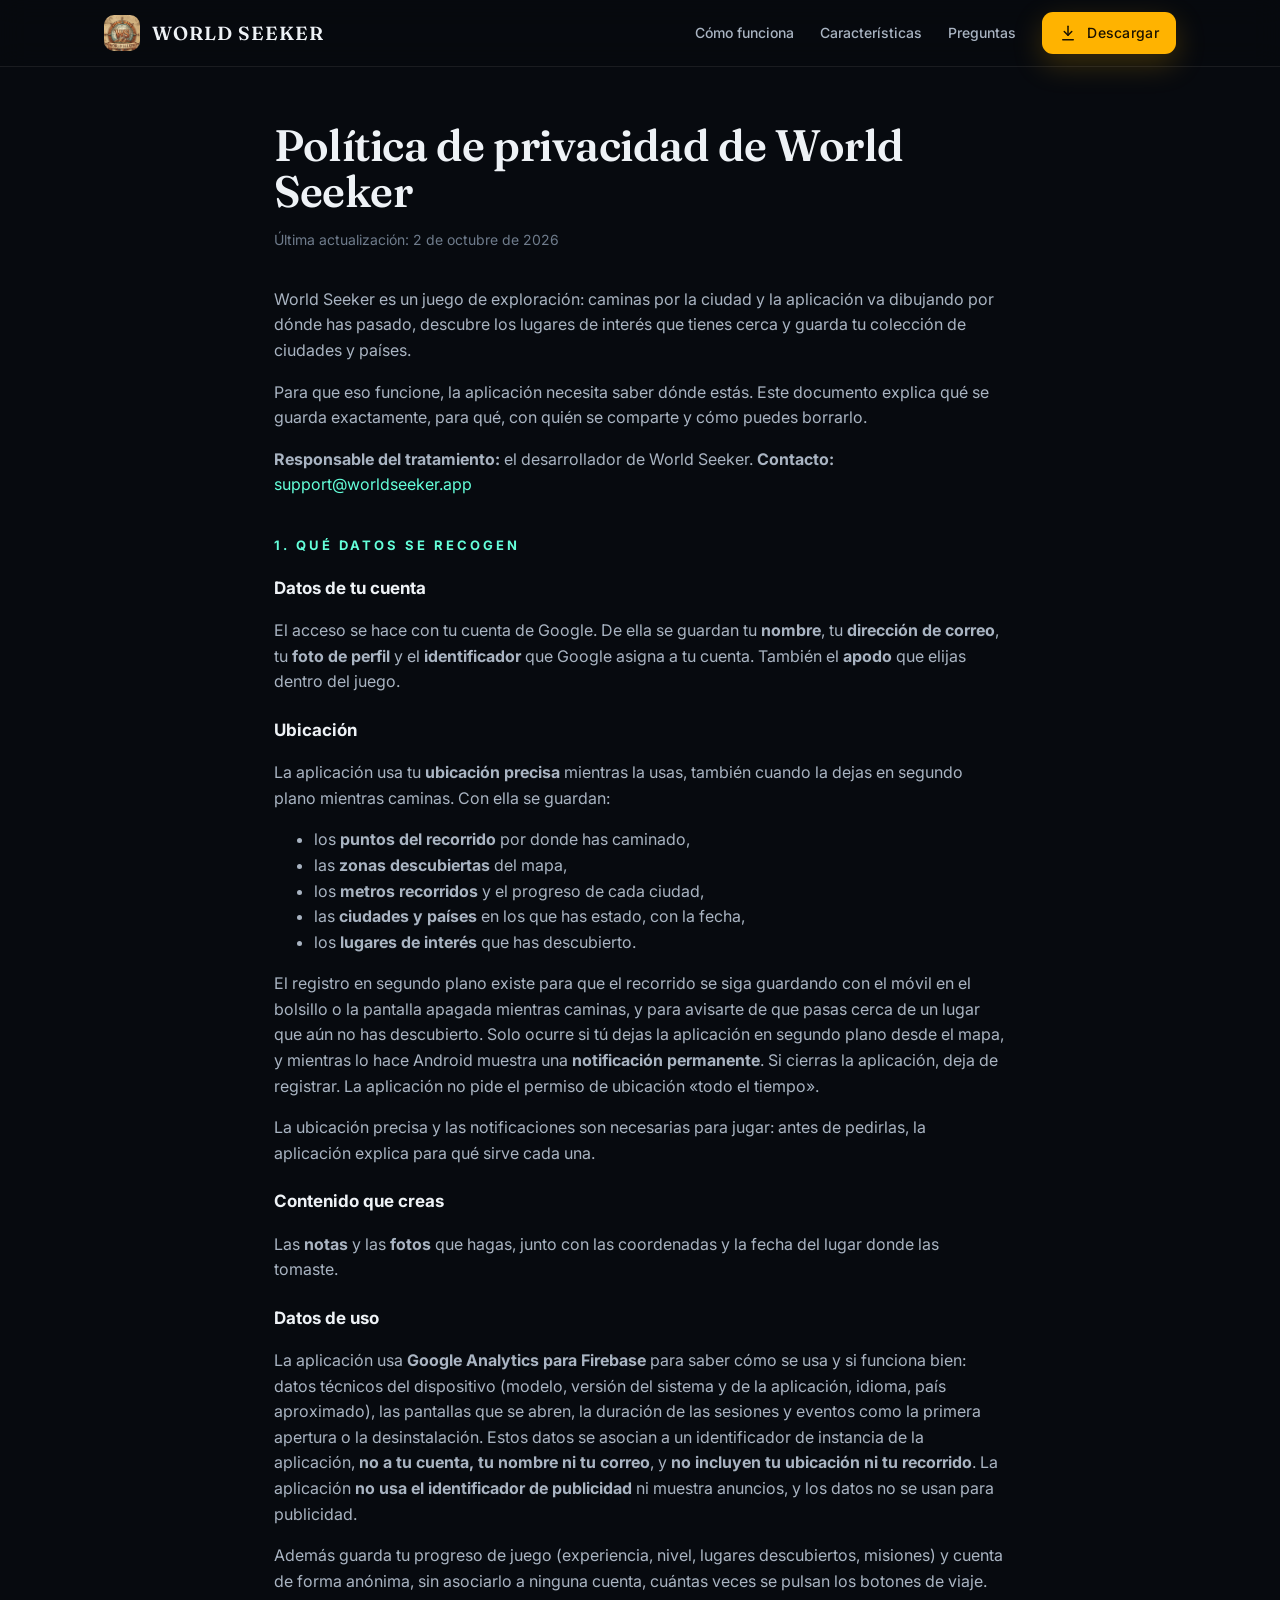
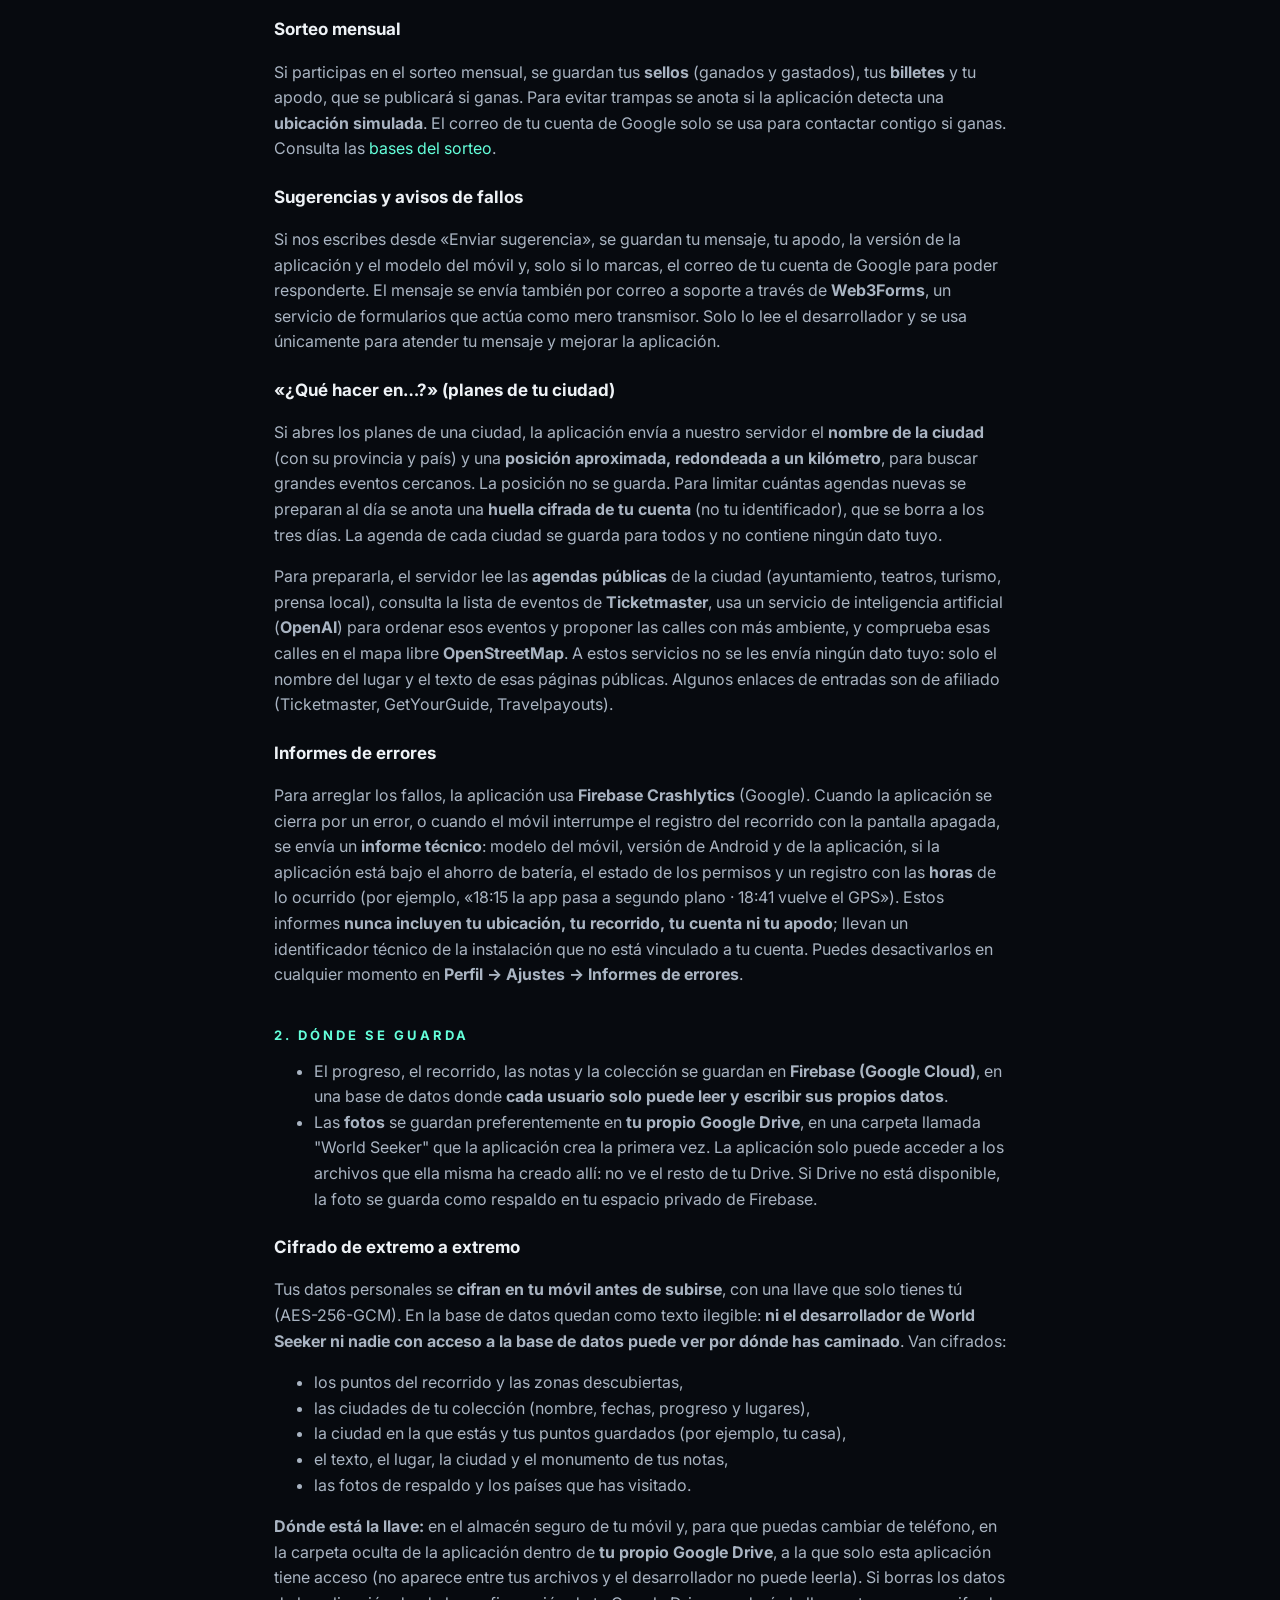
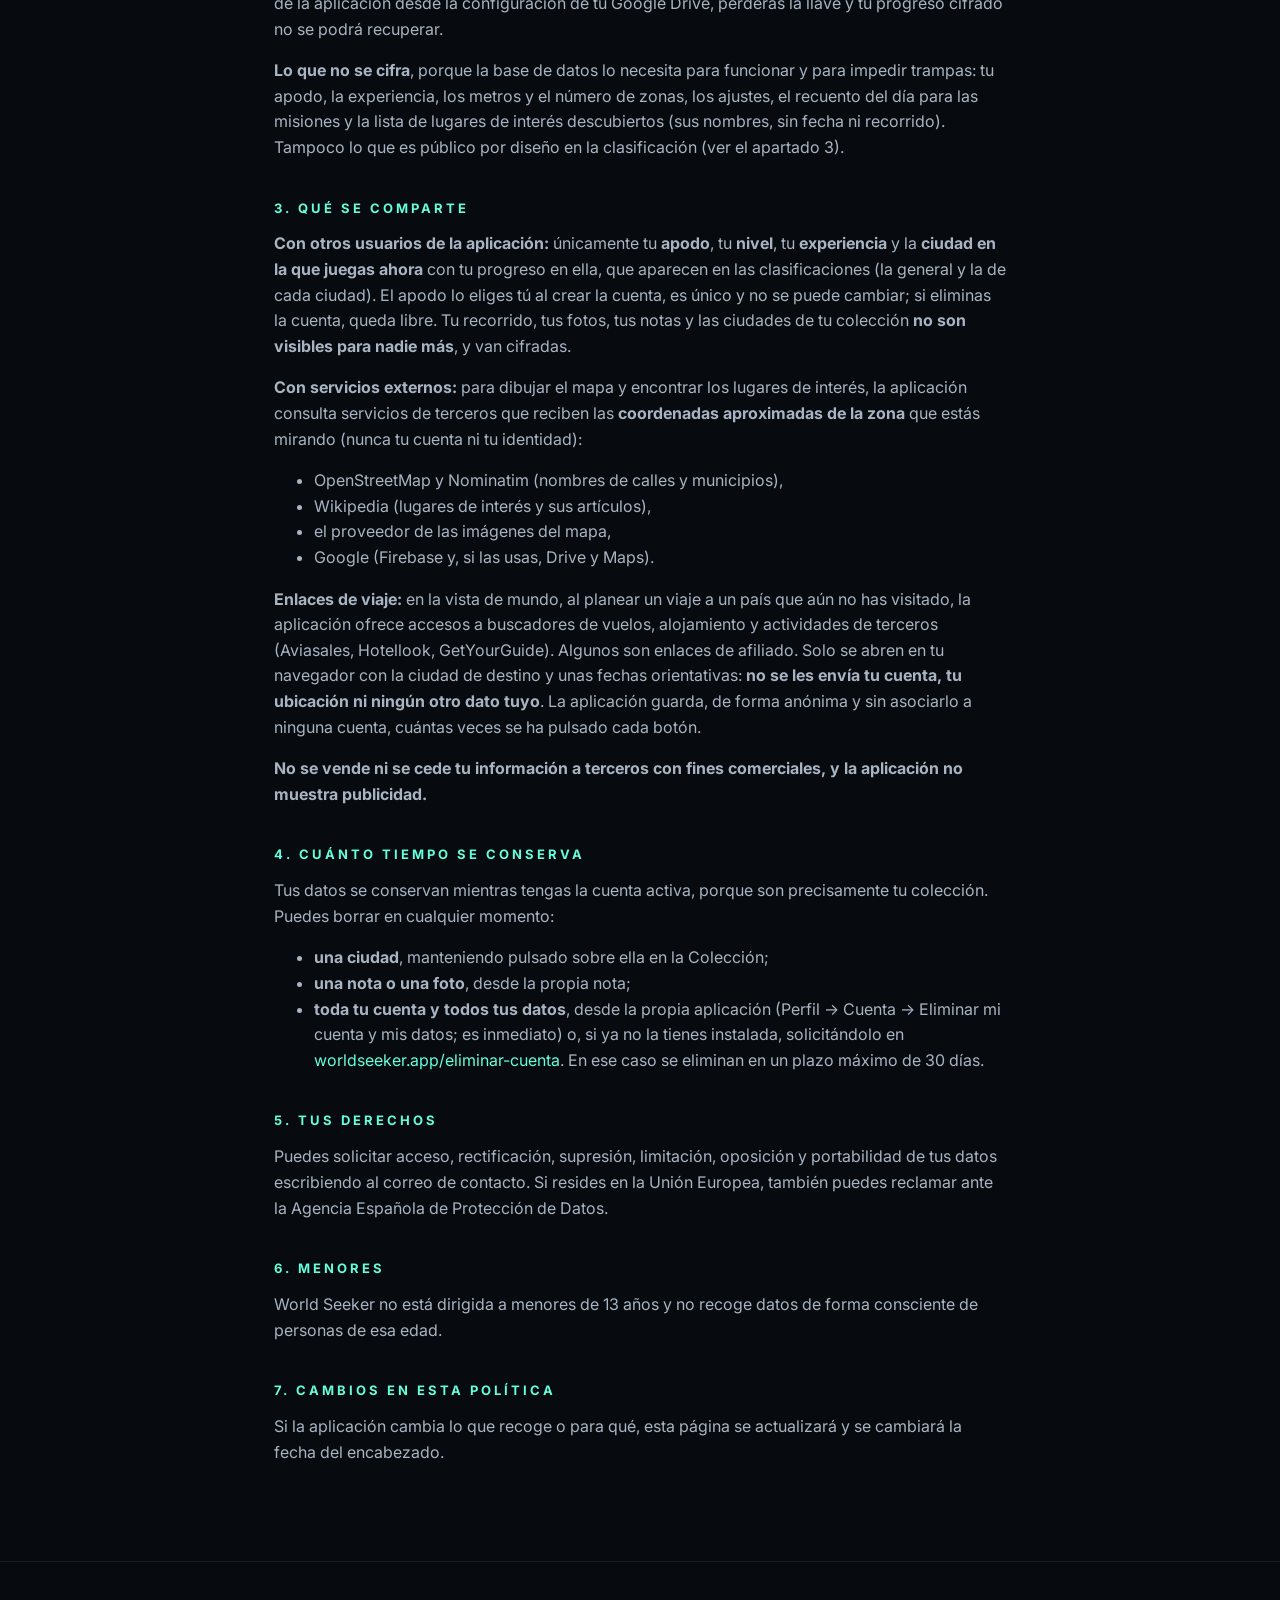
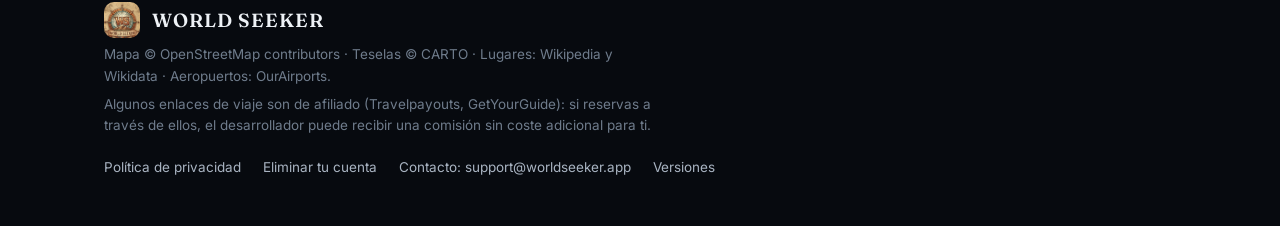
<file: privacidad.html>
<!doctype html>
<html lang="es">
<head>
<meta charset="utf-8">
<meta name="viewport" content="width=device-width, initial-scale=1">
<title>Política de privacidad — World Seeker</title>
<meta name="description" content="Qué datos guarda World Seeker, para qué, con quién se comparten y cómo borrarlos.">
<meta name="theme-color" content="#070A0F">
<link rel="canonical" href="https://worldseeker.app/privacidad.html">
<link rel="icon" href="logo.jpg">
<link rel="preconnect" href="https://fonts.googleapis.com">
<link rel="preconnect" href="https://fonts.gstatic.com" crossorigin>
<link href="https://fonts.googleapis.com/css2?family=Fraunces:ital,opsz,wght@0,9..144,500;0,9..144,600;1,9..144,500&family=Inter:wght@400;500;600;700;800&display=swap" rel="stylesheet">
<link rel="stylesheet" href="estilo.css">
<!-- Travelpayouts Drive: convierte en enlaces de afiliado los enlaces de
     viaje que haya en la página, y sirve para verificar el sitio. -->
<script nowprocket data-noptimize="1" data-cfasync="false" data-wpfc-render="false" seraph-accel-crit="1" data-no-defer="1" data-cmp-ab="2">
  (function () {
      var script = document.createElement("script");
      script.async = 1;
      script.setAttribute("data-cmp-ab","2");
      script.src = 'https://emrldtp.com/NTc4OTQ3.js?t=578947';
      document.head.appendChild(script);
  })();
</script>
</head>
<body>
<!-- Iconos vectoriales reutilizables -->
<svg width="0" height="0" style="position:absolute" aria-hidden="true">
  <defs>
    <symbol id="i-descarga" viewBox="0 0 24 24" fill="none" stroke="currentColor" stroke-width="2" stroke-linecap="round" stroke-linejoin="round"><path d="M12 3v12"/><path d="m7 10 5 5 5-5"/><path d="M5 21h14"/></symbol>
    <symbol id="i-flecha" viewBox="0 0 24 24" fill="none" stroke="currentColor" stroke-width="2" stroke-linecap="round" stroke-linejoin="round"><path d="M5 12h14"/><path d="m13 6 6 6-6 6"/></symbol>
    <symbol id="i-andar" viewBox="0 0 24 24" fill="none" stroke="currentColor" stroke-width="1.8" stroke-linecap="round" stroke-linejoin="round"><circle cx="13" cy="4" r="1.6"/><path d="M10 21l2-6-3-2 1-6 4 1 3 3"/><path d="m8 13-2 3"/><path d="m14 15 2 6"/></symbol>
    <symbol id="i-lugar" viewBox="0 0 24 24" fill="none" stroke="currentColor" stroke-width="1.8" stroke-linecap="round" stroke-linejoin="round"><path d="M12 21s-7-6.2-7-11a7 7 0 0 1 14 0c0 4.8-7 11-7 11Z"/><circle cx="12" cy="10" r="2.5"/></symbol>
    <symbol id="i-album" viewBox="0 0 24 24" fill="none" stroke="currentColor" stroke-width="1.8" stroke-linecap="round" stroke-linejoin="round"><rect x="3" y="4" width="18" height="16" rx="2"/><path d="M3 9h18"/><path d="M8 4v16"/></symbol>
    <symbol id="i-mundo" viewBox="0 0 24 24" fill="none" stroke="currentColor" stroke-width="1.8" stroke-linecap="round" stroke-linejoin="round"><circle cx="12" cy="12" r="9"/><path d="M3 12h18"/><path d="M12 3a14 14 0 0 1 0 18a14 14 0 0 1 0-18Z"/></symbol>
    <symbol id="i-mapa" viewBox="0 0 24 24" fill="none" stroke="currentColor" stroke-width="1.8" stroke-linecap="round" stroke-linejoin="round"><path d="m3 6 6-2 6 2 6-2v14l-6 2-6-2-6 2Z"/><path d="M9 4v14"/><path d="M15 6v14"/></symbol>
    <symbol id="i-museo" viewBox="0 0 24 24" fill="none" stroke="currentColor" stroke-width="1.8" stroke-linecap="round" stroke-linejoin="round"><path d="M3 10 12 4l9 6"/><path d="M5 10v8"/><path d="M9.5 10v8"/><path d="M14.5 10v8"/><path d="M19 10v8"/><path d="M3 20h18"/></symbol>
    <symbol id="i-audio" viewBox="0 0 24 24" fill="none" stroke="currentColor" stroke-width="1.8" stroke-linecap="round" stroke-linejoin="round"><path d="M4 13a8 8 0 0 1 16 0"/><rect x="3" y="13" width="4" height="6" rx="1.5"/><rect x="17" y="13" width="4" height="6" rx="1.5"/></symbol>
    <symbol id="i-vibra" viewBox="0 0 24 24" fill="none" stroke="currentColor" stroke-width="1.8" stroke-linecap="round" stroke-linejoin="round"><rect x="8" y="3" width="8" height="18" rx="2"/><path d="M4 9v6"/><path d="M20 9v6"/><path d="M1.5 11v2"/><path d="M22.5 11v2"/></symbol>
    <symbol id="i-camara" viewBox="0 0 24 24" fill="none" stroke="currentColor" stroke-width="1.8" stroke-linecap="round" stroke-linejoin="round"><path d="M4 8h3l2-3h6l2 3h3v11H4Z"/><circle cx="12" cy="13" r="3.5"/></symbol>
    <symbol id="i-avion" viewBox="0 0 24 24" fill="none" stroke="currentColor" stroke-width="1.8" stroke-linecap="round" stroke-linejoin="round"><path d="M10.5 13.5 4 11l1.5-1.5L13 11l5.5-5.5a1.5 1.5 0 0 1 2 2L15 13l1.5 7.5L15 22l-2.5-6.5-4 2.5V21l-1.5-1.5L6 17l-2.5-1.5L6 14Z"/></symbol>
    <symbol id="i-hotel" viewBox="0 0 24 24" fill="none" stroke="currentColor" stroke-width="1.8" stroke-linecap="round" stroke-linejoin="round"><path d="M3 20V8"/><path d="M3 16h18v4"/><path d="M8 12h11a2 2 0 0 1 2 2v2"/><circle cx="6.5" cy="11.5" r="1.5"/></symbol>
    <symbol id="i-ver" viewBox="0 0 24 24" fill="none" stroke="currentColor" stroke-width="1.8" stroke-linecap="round" stroke-linejoin="round"><path d="M2 12s3.5-6 10-6 10 6 10 6-3.5 6-10 6S2 12 2 12Z"/><circle cx="12" cy="12" r="3"/></symbol>
    <symbol id="i-check" viewBox="0 0 24 24" fill="none" stroke="currentColor" stroke-width="2" stroke-linecap="round" stroke-linejoin="round"><path d="m5 12 5 5L20 7"/></symbol>
    <symbol id="i-ticket" viewBox="0 0 24 24" fill="none" stroke="currentColor" stroke-width="1.8" stroke-linecap="round" stroke-linejoin="round"><path d="M3 9V6h18v3a2 2 0 0 0 0 4v3H3v-3a2 2 0 0 0 0-4Z"/><path d="M13 6v12"/></symbol>
  </defs>
</svg>

<header class="nav">
  <div class="contenedor">
    <a class="marca" href="index.html"><img src="logo.jpg" alt=""><span>WORLD SEEKER</span></a>
    <nav class="nav-enlaces" aria-label="Secciones">
      <a href="index.html#como-funciona">Cómo funciona</a>
      <a href="index.html#caracteristicas">Características</a>
      <a href="index.html#preguntas">Preguntas</a>
      <a class="boton boton-primario boton-pequeno enlace-descarga" href="https://github.com/Alexbaldallo/world_seeker_releases/releases/latest"><svg><use href="#i-descarga"/></svg>Descargar</a>
    </nav>
  </div>
</header>
<main class="documento">
  <h1>Política de privacidad de World Seeker</h1>
  <p class="fecha">Última actualización: 2 de octubre de 2026</p>
<p>World Seeker es un juego de exploración: caminas por la ciudad y la aplicación va dibujando por dónde has pasado, descubre los lugares de interés que tienes cerca y guarda tu colección de ciudades y países.</p>
<p>Para que eso funcione, la aplicación necesita saber dónde estás. Este documento explica qué se guarda exactamente, para qué, con quién se comparte y cómo puedes borrarlo.</p>
<p><strong>Responsable del tratamiento:</strong> el desarrollador de World Seeker. <strong>Contacto:</strong> <a href="mailto:support@worldseeker.app">support@worldseeker.app</a></p>
<h2>1. Qué datos se recogen</h2>
<h3>Datos de tu cuenta</h3>
<p>El acceso se hace con tu cuenta de Google. De ella se guardan tu <strong>nombre</strong>, tu <strong>dirección de correo</strong>, tu <strong>foto de perfil</strong> y el <strong>identificador</strong> que Google asigna a tu cuenta. También el <strong>apodo</strong> que elijas dentro del juego.</p>
<h3>Ubicación</h3>
<p>La aplicación usa tu <strong>ubicación precisa</strong> mientras la usas, también cuando la dejas en segundo plano mientras caminas. Con ella se guardan:</p>
<ul><li>los <strong>puntos del recorrido</strong> por donde has caminado,</li><li>las <strong>zonas descubiertas</strong> del mapa,</li><li>los <strong>metros recorridos</strong> y el progreso de cada ciudad,</li><li>las <strong>ciudades y países</strong> en los que has estado, con la fecha,</li><li>los <strong>lugares de interés</strong> que has descubierto.</li></ul>
<p>El registro en segundo plano existe para que el recorrido se siga guardando con el móvil en el bolsillo o la pantalla apagada mientras caminas, y para avisarte de que pasas cerca de un lugar que aún no has descubierto. Solo ocurre si tú dejas la aplicación en segundo plano desde el mapa, y mientras lo hace Android muestra una <strong>notificación permanente</strong>. Si cierras la aplicación, deja de registrar. La aplicación no pide el permiso de ubicación «todo el tiempo».</p>
<p>La ubicación precisa y las notificaciones son necesarias para jugar: antes de pedirlas, la aplicación explica para qué sirve cada una.</p>
<h3>Contenido que creas</h3>
<p>Las <strong>notas</strong> y las <strong>fotos</strong> que hagas, junto con las coordenadas y la fecha del lugar donde las tomaste.</p>
<h3>Datos de uso</h3>
<p>La aplicación usa <strong>Google Analytics para Firebase</strong> para saber cómo se usa y si funciona bien: datos técnicos del dispositivo (modelo, versión del sistema y de la aplicación, idioma, país aproximado), las pantallas que se abren, la duración de las sesiones y eventos como la primera apertura o la desinstalación. Estos datos se asocian a un identificador de instancia de la aplicación, <strong>no a tu cuenta, tu nombre ni tu correo</strong>, y <strong>no incluyen tu ubicación ni tu recorrido</strong>. La aplicación <strong>no usa el identificador de publicidad</strong> ni muestra anuncios, y los datos no se usan para publicidad.</p>
<p>Además guarda tu progreso de juego (experiencia, nivel, lugares descubiertos, misiones) y cuenta de forma anónima, sin asociarlo a ninguna cuenta, cuántas veces se pulsan los botones de viaje.</p>
<h3>Sorteo mensual</h3>
<p>Si participas en el sorteo mensual, se guardan tus <strong>sellos</strong> (ganados y gastados), tus <strong>billetes</strong> y tu apodo, que se publicará si ganas. Para evitar trampas se anota si la aplicación detecta una <strong>ubicación simulada</strong>. El correo de tu cuenta de Google solo se usa para contactar contigo si ganas. Consulta las <a href="sorteo.html">bases del sorteo</a>.</p>
<h3>Sugerencias y avisos de fallos</h3>
<p>Si nos escribes desde «Enviar sugerencia», se guardan tu mensaje, tu apodo, la versión de la aplicación y el modelo del móvil y, solo si lo marcas, el correo de tu cuenta de Google para poder responderte. El mensaje se envía también por correo a soporte a través de <strong>Web3Forms</strong>, un servicio de formularios que actúa como mero transmisor. Solo lo lee el desarrollador y se usa únicamente para atender tu mensaje y mejorar la aplicación.</p>
<h3>«¿Qué hacer en…?» (planes de tu ciudad)</h3>
<p>Si abres los planes de una ciudad, la aplicación envía a nuestro servidor el <strong>nombre de la ciudad</strong> (con su provincia y país) y una <strong>posición aproximada, redondeada a un kilómetro</strong>, para buscar grandes eventos cercanos. La posición no se guarda. Para limitar cuántas agendas nuevas se preparan al día se anota una <strong>huella cifrada de tu cuenta</strong> (no tu identificador), que se borra a los tres días. La agenda de cada ciudad se guarda para todos y no contiene ningún dato tuyo.</p>
<p>Para prepararla, el servidor lee las <strong>agendas públicas</strong> de la ciudad (ayuntamiento, teatros, turismo, prensa local), consulta la lista de eventos de <strong>Ticketmaster</strong>, usa un servicio de inteligencia artificial (<strong>OpenAI</strong>) para ordenar esos eventos y proponer las calles con más ambiente, y comprueba esas calles en el mapa libre <strong>OpenStreetMap</strong>. A estos servicios no se les envía ningún dato tuyo: solo el nombre del lugar y el texto de esas páginas públicas. Algunos enlaces de entradas son de afiliado (Ticketmaster, GetYourGuide, Travelpayouts).</p>
<h3>Informes de errores</h3>
<p>Para arreglar los fallos, la aplicación usa <strong>Firebase Crashlytics</strong> (Google). Cuando la aplicación se cierra por un error, o cuando el móvil interrumpe el registro del recorrido con la pantalla apagada, se envía un <strong>informe técnico</strong>: modelo del móvil, versión de Android y de la aplicación, si la aplicación está bajo el ahorro de batería, el estado de los permisos y un registro con las <strong>horas</strong> de lo ocurrido (por ejemplo, «18:15 la app pasa a segundo plano · 18:41 vuelve el GPS»). Estos informes <strong>nunca incluyen tu ubicación, tu recorrido, tu cuenta ni tu apodo</strong>; llevan un identificador técnico de la instalación que no está vinculado a tu cuenta. Puedes desactivarlos en cualquier momento en <strong>Perfil → Ajustes → Informes de errores</strong>.</p>
<h2>2. Dónde se guarda</h2>
<ul><li>El progreso, el recorrido, las notas y la colección se guardan en <strong>Firebase (Google Cloud)</strong>, en una base de datos donde <strong>cada usuario solo puede leer y escribir sus propios datos</strong>.</li><li>Las <strong>fotos</strong> se guardan preferentemente en <strong>tu propio Google Drive</strong>, en una carpeta llamada "World Seeker" que la aplicación crea la primera vez. La aplicación solo puede acceder a los archivos que ella misma ha creado allí: no ve el resto de tu Drive. Si Drive no está disponible, la foto se guarda como respaldo en tu espacio privado de Firebase.</li></ul>
<h3>Cifrado de extremo a extremo</h3>
<p>Tus datos personales se <strong>cifran en tu móvil antes de subirse</strong>, con una llave que solo tienes tú (AES-256-GCM). En la base de datos quedan como texto ilegible: <strong>ni el desarrollador de World Seeker ni nadie con acceso a la base de datos puede ver por dónde has caminado</strong>. Van cifrados:</p>
<ul><li>los puntos del recorrido y las zonas descubiertas,</li><li>las ciudades de tu colección (nombre, fechas, progreso y lugares),</li><li>la ciudad en la que estás y tus puntos guardados (por ejemplo, tu casa),</li><li>el texto, el lugar, la ciudad y el monumento de tus notas,</li><li>las fotos de respaldo y los países que has visitado.</li></ul>
<p><strong>Dónde está la llave:</strong> en el almacén seguro de tu móvil y, para que puedas cambiar de teléfono, en la carpeta oculta de la aplicación dentro de <strong>tu propio Google Drive</strong>, a la que solo esta aplicación tiene acceso (no aparece entre tus archivos y el desarrollador no puede leerla). Si borras los datos de la aplicación desde la configuración de tu Google Drive, perderás la llave y tu progreso cifrado no se podrá recuperar.</p>
<p><strong>Lo que no se cifra</strong>, porque la base de datos lo necesita para funcionar y para impedir trampas: tu apodo, la experiencia, los metros y el número de zonas, los ajustes, el recuento del día para las misiones y la lista de lugares de interés descubiertos (sus nombres, sin fecha ni recorrido). Tampoco lo que es público por diseño en la clasificación (ver el apartado 3).</p>
<h2>3. Qué se comparte</h2>
<p><strong>Con otros usuarios de la aplicación:</strong> únicamente tu <strong>apodo</strong>, tu <strong>nivel</strong>, tu <strong>experiencia</strong> y la <strong>ciudad en la que juegas ahora</strong> con tu progreso en ella, que aparecen en las clasificaciones (la general y la de cada ciudad). El apodo lo eliges tú al crear la cuenta, es único y no se puede cambiar; si eliminas la cuenta, queda libre. Tu recorrido, tus fotos, tus notas y las ciudades de tu colección <strong>no son visibles para nadie más</strong>, y van cifradas.</p>
<p><strong>Con servicios externos:</strong> para dibujar el mapa y encontrar los lugares de interés, la aplicación consulta servicios de terceros que reciben las <strong>coordenadas aproximadas de la zona</strong> que estás mirando (nunca tu cuenta ni tu identidad):</p>
<ul><li>OpenStreetMap y Nominatim (nombres de calles y municipios),</li><li>Wikipedia (lugares de interés y sus artículos),</li><li>el proveedor de las imágenes del mapa,</li><li>Google (Firebase y, si las usas, Drive y Maps).</li></ul>
<p><strong>Enlaces de viaje:</strong> en la vista de mundo, al planear un viaje a un país que aún no has visitado, la aplicación ofrece accesos a buscadores de vuelos, alojamiento y actividades de terceros (Aviasales, Hotellook, GetYourGuide). Algunos son enlaces de afiliado. Solo se abren en tu navegador con la ciudad de destino y unas fechas orientativas: <strong>no se les envía tu cuenta, tu ubicación ni ningún otro dato tuyo</strong>. La aplicación guarda, de forma anónima y sin asociarlo a ninguna cuenta, cuántas veces se ha pulsado cada botón.</p>
<p><strong>No se vende ni se cede tu información a terceros con fines comerciales, y la aplicación no muestra publicidad.</strong></p>
<h2>4. Cuánto tiempo se conserva</h2>
<p>Tus datos se conservan mientras tengas la cuenta activa, porque son precisamente tu colección. Puedes borrar en cualquier momento:</p>
<ul><li><strong>una ciudad</strong>, manteniendo pulsado sobre ella en la Colección;</li><li><strong>una nota o una foto</strong>, desde la propia nota;</li><li><strong>toda tu cuenta y todos tus datos</strong>, desde la propia aplicación (Perfil → Cuenta → Eliminar mi cuenta y mis datos; es inmediato) o, si ya no la tienes instalada, solicitándolo en <a href="https://worldseeker.app/eliminar-cuenta.html">worldseeker.app/eliminar-cuenta</a>. En ese caso se eliminan en un plazo máximo de 30 días.</li></ul>
<h2>5. Tus derechos</h2>
<p>Puedes solicitar acceso, rectificación, supresión, limitación, oposición y portabilidad de tus datos escribiendo al correo de contacto. Si resides en la Unión Europea, también puedes reclamar ante la Agencia Española de Protección de Datos.</p>
<h2>6. Menores</h2>
<p>World Seeker no está dirigida a menores de 13 años y no recoge datos de forma consciente de personas de esa edad.</p>
<h2>7. Cambios en esta política</h2>
<p>Si la aplicación cambia lo que recoge o para qué, esta página se actualizará y se cambiará la fecha del encabezado.</p>
</main>
<footer>
  <div class="contenedor">
    <div>
      <a class="marca" href="index.html"><img src="logo.jpg" alt=""><span>WORLD SEEKER</span></a>
      <p>Mapa © OpenStreetMap contributors · Teselas © CARTO · Lugares: Wikipedia y Wikidata · Aeropuertos: OurAirports.</p>
      <p>Algunos enlaces de viaje son de afiliado (Travelpayouts, GetYourGuide): si reservas a través de ellos, el desarrollador puede recibir una comisión sin coste adicional para ti.</p>
    </div>
    <nav aria-label="Enlaces legales">
      <a href="privacidad.html">Política de privacidad</a>
      <a href="eliminar-cuenta.html">Eliminar tu cuenta</a>
      <a href="mailto:support@worldseeker.app">Contacto: support@worldseeker.app</a>
      <a href="https://github.com/Alexbaldallo/world_seeker_releases/releases">Versiones</a>
    </nav>
  </div>
</footer>
</body>
</html>
</file>
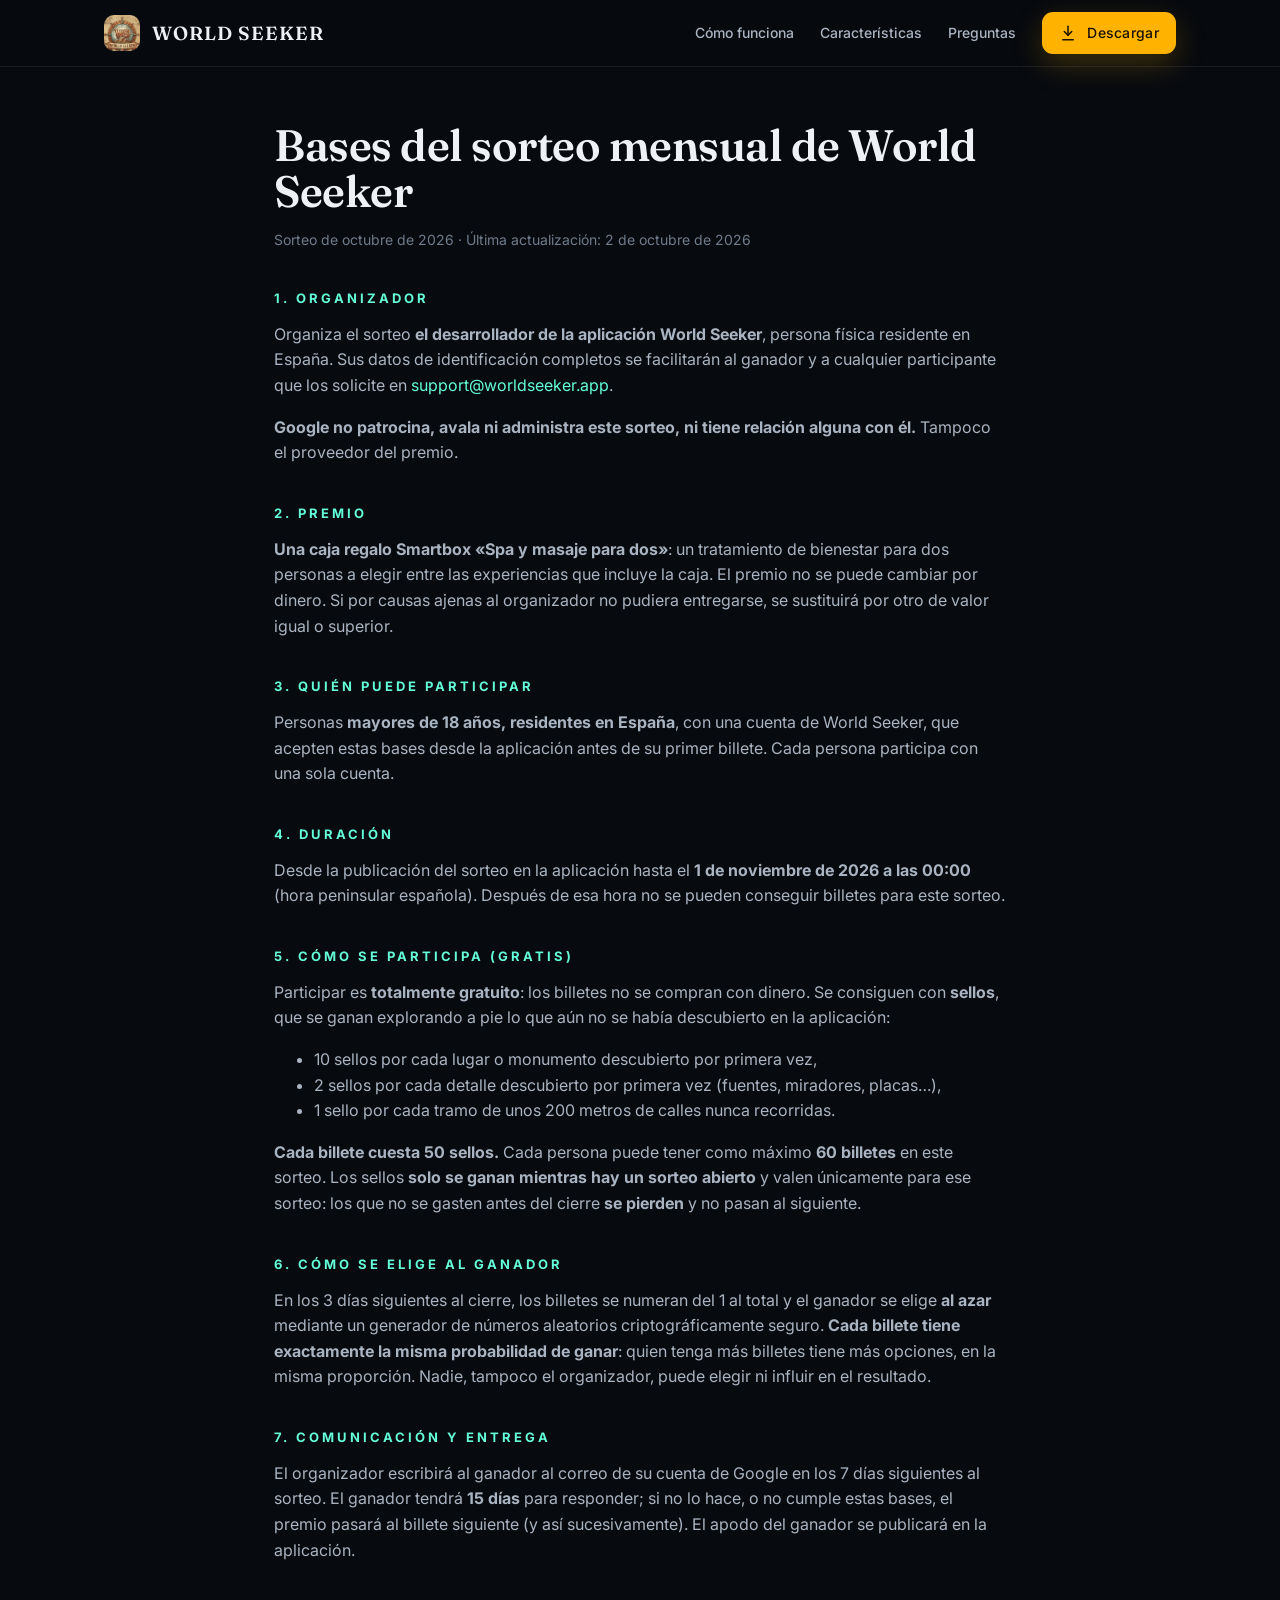
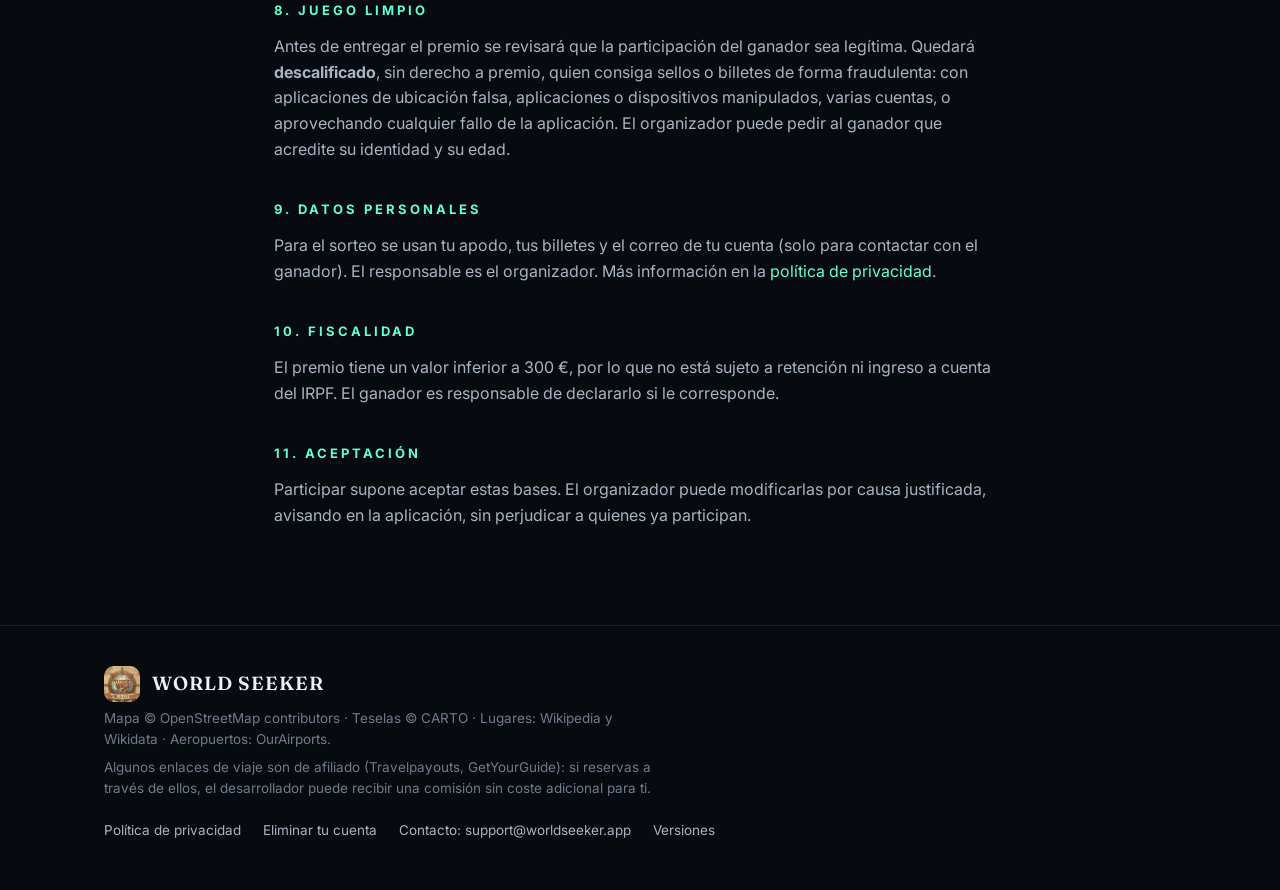
<file: sorteo.html>
<!doctype html>
<html lang="es">
<head>
<meta charset="utf-8">
<meta name="viewport" content="width=device-width, initial-scale=1">
<title>Bases del sorteo — World Seeker</title>
<meta name="description" content="Bases legales del sorteo mensual de World Seeker: quién puede participar, cómo se consiguen los billetes y cómo se elige al ganador.">
<meta name="theme-color" content="#070A0F">
<link rel="canonical" href="https://worldseeker.app/sorteo.html">
<link rel="icon" href="logo.jpg">
<link rel="preconnect" href="https://fonts.googleapis.com">
<link rel="preconnect" href="https://fonts.gstatic.com" crossorigin>
<link href="https://fonts.googleapis.com/css2?family=Fraunces:ital,opsz,wght@0,9..144,500;0,9..144,600;1,9..144,500&family=Inter:wght@400;500;600;700;800&display=swap" rel="stylesheet">
<link rel="stylesheet" href="estilo.css">
<!-- Travelpayouts Drive: convierte en enlaces de afiliado los enlaces de
     viaje que haya en la página, y sirve para verificar el sitio. -->
<script nowprocket data-noptimize="1" data-cfasync="false" data-wpfc-render="false" seraph-accel-crit="1" data-no-defer="1" data-cmp-ab="2">
  (function () {
      var script = document.createElement("script");
      script.async = 1;
      script.setAttribute("data-cmp-ab","2");
      script.src = 'https://emrldtp.com/NTc4OTQ3.js?t=578947';
      document.head.appendChild(script);
  })();
</script>
</head>
<body>
<!-- Iconos vectoriales reutilizables -->
<svg width="0" height="0" style="position:absolute" aria-hidden="true">
  <defs>
    <symbol id="i-descarga" viewBox="0 0 24 24" fill="none" stroke="currentColor" stroke-width="2" stroke-linecap="round" stroke-linejoin="round"><path d="M12 3v12"/><path d="m7 10 5 5 5-5"/><path d="M5 21h14"/></symbol>
    <symbol id="i-flecha" viewBox="0 0 24 24" fill="none" stroke="currentColor" stroke-width="2" stroke-linecap="round" stroke-linejoin="round"><path d="M5 12h14"/><path d="m13 6 6 6-6 6"/></symbol>
    <symbol id="i-andar" viewBox="0 0 24 24" fill="none" stroke="currentColor" stroke-width="1.8" stroke-linecap="round" stroke-linejoin="round"><circle cx="13" cy="4" r="1.6"/><path d="M10 21l2-6-3-2 1-6 4 1 3 3"/><path d="m8 13-2 3"/><path d="m14 15 2 6"/></symbol>
    <symbol id="i-lugar" viewBox="0 0 24 24" fill="none" stroke="currentColor" stroke-width="1.8" stroke-linecap="round" stroke-linejoin="round"><path d="M12 21s-7-6.2-7-11a7 7 0 0 1 14 0c0 4.8-7 11-7 11Z"/><circle cx="12" cy="10" r="2.5"/></symbol>
    <symbol id="i-album" viewBox="0 0 24 24" fill="none" stroke="currentColor" stroke-width="1.8" stroke-linecap="round" stroke-linejoin="round"><rect x="3" y="4" width="18" height="16" rx="2"/><path d="M3 9h18"/><path d="M8 4v16"/></symbol>
    <symbol id="i-mundo" viewBox="0 0 24 24" fill="none" stroke="currentColor" stroke-width="1.8" stroke-linecap="round" stroke-linejoin="round"><circle cx="12" cy="12" r="9"/><path d="M3 12h18"/><path d="M12 3a14 14 0 0 1 0 18a14 14 0 0 1 0-18Z"/></symbol>
    <symbol id="i-mapa" viewBox="0 0 24 24" fill="none" stroke="currentColor" stroke-width="1.8" stroke-linecap="round" stroke-linejoin="round"><path d="m3 6 6-2 6 2 6-2v14l-6 2-6-2-6 2Z"/><path d="M9 4v14"/><path d="M15 6v14"/></symbol>
    <symbol id="i-museo" viewBox="0 0 24 24" fill="none" stroke="currentColor" stroke-width="1.8" stroke-linecap="round" stroke-linejoin="round"><path d="M3 10 12 4l9 6"/><path d="M5 10v8"/><path d="M9.5 10v8"/><path d="M14.5 10v8"/><path d="M19 10v8"/><path d="M3 20h18"/></symbol>
    <symbol id="i-audio" viewBox="0 0 24 24" fill="none" stroke="currentColor" stroke-width="1.8" stroke-linecap="round" stroke-linejoin="round"><path d="M4 13a8 8 0 0 1 16 0"/><rect x="3" y="13" width="4" height="6" rx="1.5"/><rect x="17" y="13" width="4" height="6" rx="1.5"/></symbol>
    <symbol id="i-vibra" viewBox="0 0 24 24" fill="none" stroke="currentColor" stroke-width="1.8" stroke-linecap="round" stroke-linejoin="round"><rect x="8" y="3" width="8" height="18" rx="2"/><path d="M4 9v6"/><path d="M20 9v6"/><path d="M1.5 11v2"/><path d="M22.5 11v2"/></symbol>
    <symbol id="i-camara" viewBox="0 0 24 24" fill="none" stroke="currentColor" stroke-width="1.8" stroke-linecap="round" stroke-linejoin="round"><path d="M4 8h3l2-3h6l2 3h3v11H4Z"/><circle cx="12" cy="13" r="3.5"/></symbol>
    <symbol id="i-avion" viewBox="0 0 24 24" fill="none" stroke="currentColor" stroke-width="1.8" stroke-linecap="round" stroke-linejoin="round"><path d="M10.5 13.5 4 11l1.5-1.5L13 11l5.5-5.5a1.5 1.5 0 0 1 2 2L15 13l1.5 7.5L15 22l-2.5-6.5-4 2.5V21l-1.5-1.5L6 17l-2.5-1.5L6 14Z"/></symbol>
    <symbol id="i-hotel" viewBox="0 0 24 24" fill="none" stroke="currentColor" stroke-width="1.8" stroke-linecap="round" stroke-linejoin="round"><path d="M3 20V8"/><path d="M3 16h18v4"/><path d="M8 12h11a2 2 0 0 1 2 2v2"/><circle cx="6.5" cy="11.5" r="1.5"/></symbol>
    <symbol id="i-ver" viewBox="0 0 24 24" fill="none" stroke="currentColor" stroke-width="1.8" stroke-linecap="round" stroke-linejoin="round"><path d="M2 12s3.5-6 10-6 10 6 10 6-3.5 6-10 6S2 12 2 12Z"/><circle cx="12" cy="12" r="3"/></symbol>
    <symbol id="i-check" viewBox="0 0 24 24" fill="none" stroke="currentColor" stroke-width="2" stroke-linecap="round" stroke-linejoin="round"><path d="m5 12 5 5L20 7"/></symbol>
    <symbol id="i-ticket" viewBox="0 0 24 24" fill="none" stroke="currentColor" stroke-width="1.8" stroke-linecap="round" stroke-linejoin="round"><path d="M3 9V6h18v3a2 2 0 0 0 0 4v3H3v-3a2 2 0 0 0 0-4Z"/><path d="M13 6v12"/></symbol>
  </defs>
</svg>

<header class="nav">
  <div class="contenedor">
    <a class="marca" href="index.html"><img src="logo.jpg" alt=""><span>WORLD SEEKER</span></a>
    <nav class="nav-enlaces" aria-label="Secciones">
      <a href="index.html#como-funciona">Cómo funciona</a>
      <a href="index.html#caracteristicas">Características</a>
      <a href="index.html#preguntas">Preguntas</a>
      <a class="boton boton-primario boton-pequeno enlace-descarga" href="https://github.com/Alexbaldallo/world_seeker_releases/releases/latest"><svg><use href="#i-descarga"/></svg>Descargar</a>
    </nav>
  </div>
</header>
<main class="documento">
  <h1>Bases del sorteo mensual de World Seeker</h1>
  <p class="fecha">Sorteo de octubre de 2026 · Última actualización: 2 de octubre de 2026</p>
<h2>1. Organizador</h2>
<p>Organiza el sorteo <strong>el desarrollador de la aplicación World Seeker</strong>, persona física residente en España. Sus datos de identificación completos se facilitarán al ganador y a cualquier participante que los solicite en <a href="mailto:support@worldseeker.app">support@worldseeker.app</a>.</p>
<p><strong>Google no patrocina, avala ni administra este sorteo, ni tiene relación alguna con él.</strong> Tampoco el proveedor del premio.</p>
<h2>2. Premio</h2>
<p><strong>Una caja regalo Smartbox «Spa y masaje para dos»</strong>: un tratamiento de bienestar para dos personas a elegir entre las experiencias que incluye la caja. El premio no se puede cambiar por dinero. Si por causas ajenas al organizador no pudiera entregarse, se sustituirá por otro de valor igual o superior.</p>
<h2>3. Quién puede participar</h2>
<p>Personas <strong>mayores de 18 años, residentes en España</strong>, con una cuenta de World Seeker, que acepten estas bases desde la aplicación antes de su primer billete. Cada persona participa con una sola cuenta.</p>
<h2>4. Duración</h2>
<p>Desde la publicación del sorteo en la aplicación hasta el <strong>1 de noviembre de 2026 a las 00:00</strong> (hora peninsular española). Después de esa hora no se pueden conseguir billetes para este sorteo.</p>
<h2>5. Cómo se participa (gratis)</h2>
<p>Participar es <strong>totalmente gratuito</strong>: los billetes no se compran con dinero. Se consiguen con <strong>sellos</strong>, que se ganan explorando a pie lo que aún no se había descubierto en la aplicación:</p>
<ul><li>10 sellos por cada lugar o monumento descubierto por primera vez,</li><li>2 sellos por cada detalle descubierto por primera vez (fuentes, miradores, placas…),</li><li>1 sello por cada tramo de unos 200 metros de calles nunca recorridas.</li></ul>
<p><strong>Cada billete cuesta 50 sellos.</strong> Cada persona puede tener como máximo <strong>60 billetes</strong> en este sorteo. Los sellos <strong>solo se ganan mientras hay un sorteo abierto</strong> y valen únicamente para ese sorteo: los que no se gasten antes del cierre <strong>se pierden</strong> y no pasan al siguiente.</p>
<h2>6. Cómo se elige al ganador</h2>
<p>En los 3 días siguientes al cierre, los billetes se numeran del 1 al total y el ganador se elige <strong>al azar</strong> mediante un generador de números aleatorios criptográficamente seguro. <strong>Cada billete tiene exactamente la misma probabilidad de ganar</strong>: quien tenga más billetes tiene más opciones, en la misma proporción. Nadie, tampoco el organizador, puede elegir ni influir en el resultado.</p>
<h2>7. Comunicación y entrega</h2>
<p>El organizador escribirá al ganador al correo de su cuenta de Google en los 7 días siguientes al sorteo. El ganador tendrá <strong>15 días</strong> para responder; si no lo hace, o no cumple estas bases, el premio pasará al billete siguiente (y así sucesivamente). El apodo del ganador se publicará en la aplicación.</p>
<h2>8. Juego limpio</h2>
<p>Antes de entregar el premio se revisará que la participación del ganador sea legítima. Quedará <strong>descalificado</strong>, sin derecho a premio, quien consiga sellos o billetes de forma fraudulenta: con aplicaciones de ubicación falsa, aplicaciones o dispositivos manipulados, varias cuentas, o aprovechando cualquier fallo de la aplicación. El organizador puede pedir al ganador que acredite su identidad y su edad.</p>
<h2>9. Datos personales</h2>
<p>Para el sorteo se usan tu apodo, tus billetes y el correo de tu cuenta (solo para contactar con el ganador). El responsable es el organizador. Más información en la <a href="privacidad.html">política de privacidad</a>.</p>
<h2>10. Fiscalidad</h2>
<p>El premio tiene un valor inferior a 300 €, por lo que no está sujeto a retención ni ingreso a cuenta del IRPF. El ganador es responsable de declararlo si le corresponde.</p>
<h2>11. Aceptación</h2>
<p>Participar supone aceptar estas bases. El organizador puede modificarlas por causa justificada, avisando en la aplicación, sin perjudicar a quienes ya participan.</p>
</main>
<footer>
  <div class="contenedor">
    <div>
      <a class="marca" href="index.html"><img src="logo.jpg" alt=""><span>WORLD SEEKER</span></a>
      <p>Mapa © OpenStreetMap contributors · Teselas © CARTO · Lugares: Wikipedia y Wikidata · Aeropuertos: OurAirports.</p>
      <p>Algunos enlaces de viaje son de afiliado (Travelpayouts, GetYourGuide): si reservas a través de ellos, el desarrollador puede recibir una comisión sin coste adicional para ti.</p>
    </div>
    <nav aria-label="Enlaces legales">
      <a href="privacidad.html">Política de privacidad</a>
      <a href="eliminar-cuenta.html">Eliminar tu cuenta</a>
      <a href="mailto:support@worldseeker.app">Contacto: support@worldseeker.app</a>
      <a href="https://github.com/Alexbaldallo/world_seeker_releases/releases">Versiones</a>
    </nav>
  </div>
</footer>
</body>
</html>
</file>
<file: estilo.css>
/* World Seeker — hoja de estilo de la web pública */
:root{
  --fondo:#070A0F;
  --fondo-2:#0B1017;
  --panel:#111823;
  --panel-2:#161F2C;
  --borde:rgba(255,255,255,.08);
  --borde-fuerte:rgba(255,255,255,.14);
  --texto:#EEF2F6;
  --texto-2:#A9B4C2;
  --texto-3:#6F7C8C;
  --turquesa:#64FFDA;
  --ambar:#FFB300;
  --oro:#FFD166;
  --pergamino:#E8D9B5;
  --radio:20px;
  --ancho:1120px;
  --fuente:"Inter",-apple-system,BlinkMacSystemFont,"Segoe UI",Roboto,Helvetica,Arial,sans-serif;
  --titulos:"Fraunces","Georgia",serif;
}
*{box-sizing:border-box}
html{scroll-behavior:smooth}
@media (prefers-reduced-motion:reduce){html{scroll-behavior:auto}}
body{margin:0;background:var(--fondo);color:var(--texto);font-family:var(--fuente);line-height:1.6;-webkit-font-smoothing:antialiased}
a{color:var(--turquesa);text-decoration:none}
a:hover{text-decoration:underline}
img{max-width:100%;display:block}
.contenedor{max-width:var(--ancho);margin:0 auto;padding:0 24px}
.solo-lectores{position:absolute;width:1px;height:1px;overflow:hidden;clip:rect(0 0 0 0)}

/* ---------- Navegación ---------- */
.nav{position:sticky;top:0;z-index:20;backdrop-filter:blur(14px);-webkit-backdrop-filter:blur(14px);
  background:rgba(7,10,15,.72);border-bottom:1px solid var(--borde)}
.nav .contenedor{display:flex;align-items:center;justify-content:space-between;height:66px;gap:16px}
.marca{display:flex;align-items:center;gap:12px;color:var(--texto);font-weight:700;letter-spacing:.5px}
.marca:hover{text-decoration:none}
.marca img{width:36px;height:36px;border-radius:10px;object-fit:cover}
.marca span{font-family:var(--titulos);font-size:19px;font-weight:600;letter-spacing:1px;white-space:nowrap}
.nav-enlaces{display:flex;gap:26px;align-items:center}
.nav-enlaces a{color:var(--texto-2);font-size:14px;font-weight:500}
.nav-enlaces a:hover{color:var(--texto);text-decoration:none}
@media (max-width:820px){.nav-enlaces a:not(.boton){display:none}}

/* ---------- Botones ---------- */
.boton{display:inline-flex;align-items:center;gap:10px;font-weight:700;font-size:14px;letter-spacing:.3px;
  padding:13px 22px;border-radius:14px;border:1px solid transparent;cursor:pointer;transition:transform .15s,box-shadow .15s,background .15s}
.boton:hover{text-decoration:none;transform:translateY(-1px)}
.boton-primario,.nav-enlaces a.boton-primario{background:var(--ambar);color:#1A1200;box-shadow:0 10px 30px rgba(255,179,0,.22)}
.nav-enlaces a.boton-primario:hover{color:#1A1200}
.boton-primario:hover{box-shadow:0 14px 36px rgba(255,179,0,.32)}
.boton-secundario{background:transparent;color:var(--texto);border-color:var(--borde-fuerte)}
.boton-secundario:hover{background:rgba(255,255,255,.04)}
.boton-pequeno{padding:9px 16px;font-size:13px;border-radius:11px}
.boton svg{width:18px;height:18px}

/* ---------- Portada ---------- */
.portada{position:relative;overflow:hidden;padding:84px 0 72px}
.portada::before{content:"";position:absolute;inset:0;
  background:
    radial-gradient(700px 420px at 80% 20%, rgba(255,179,0,.14), transparent 60%),
    radial-gradient(600px 380px at 10% 80%, rgba(100,255,218,.10), transparent 60%);
  pointer-events:none}
.rejilla{position:absolute;inset:0;opacity:.35;pointer-events:none;
  background-image:linear-gradient(rgba(255,255,255,.035) 1px,transparent 1px),linear-gradient(90deg,rgba(255,255,255,.035) 1px,transparent 1px);
  background-size:48px 48px;mask-image:radial-gradient(ellipse at center,#000 30%,transparent 75%);-webkit-mask-image:radial-gradient(ellipse at center,#000 30%,transparent 75%)}
.portada .contenedor{position:relative;display:grid;grid-template-columns:1.1fr .9fr;gap:56px;align-items:center}
.antetitulo{display:inline-flex;align-items:center;gap:8px;font-size:12px;font-weight:700;letter-spacing:2.5px;text-transform:uppercase;color:var(--turquesa);
  padding:7px 12px;border:1px solid rgba(100,255,218,.3);border-radius:999px;background:rgba(100,255,218,.06)}
.antetitulo i{width:6px;height:6px;border-radius:50%;background:var(--turquesa);box-shadow:0 0 12px var(--turquesa)}
h1{font-family:var(--titulos);font-weight:600;font-size:clamp(40px,5.6vw,68px);line-height:1.04;letter-spacing:-.5px;margin:22px 0 18px}
h1 em{font-style:italic;color:var(--pergamino)}
.entradilla{font-size:19px;color:var(--texto-2);max-width:560px;margin:0 0 30px}
.acciones{display:flex;gap:12px;flex-wrap:wrap;align-items:center}
.nota-version{margin-top:14px;font-size:13px;color:var(--texto-3)}
.nota-version strong{color:var(--texto-2);font-weight:600}
.emblema{position:relative;display:flex;justify-content:center}
.emblema img{width:min(340px,80%);border-radius:28px;box-shadow:0 30px 80px rgba(0,0,0,.6),0 0 0 1px var(--borde-fuerte);transform:rotate(-2deg)}
.emblema::after{content:"";position:absolute;inset:10% 15%;border-radius:50%;background:radial-gradient(closest-side,rgba(255,179,0,.28),transparent);filter:blur(30px);z-index:-1}
@media (max-width:900px){
  .portada{padding:56px 0 48px}
  .portada .contenedor{grid-template-columns:1fr;gap:36px}
  .emblema{order:-1}
  .emblema img{width:min(220px,60%);transform:none}
  .entradilla{font-size:17px}
}

/* ---------- Secciones ---------- */
section{padding:88px 0}
section.compacta{padding:56px 0}
.cabecera-seccion{max-width:640px;margin-bottom:44px}
.etiqueta{font-size:12px;font-weight:700;letter-spacing:3px;text-transform:uppercase;color:var(--turquesa);margin:0 0 12px}
h2{font-family:var(--titulos);font-weight:600;font-size:clamp(28px,3.6vw,40px);line-height:1.15;letter-spacing:-.3px;margin:0 0 14px}
.cabecera-seccion p{color:var(--texto-2);font-size:17px;margin:0}
.sombreada{background:linear-gradient(180deg,var(--fondo-2),var(--fondo));border-top:1px solid var(--borde);border-bottom:1px solid var(--borde)}

/* Pasos */
.pasos{display:grid;grid-template-columns:repeat(4,1fr);gap:18px;counter-reset:paso}
.paso{position:relative;background:var(--panel);border:1px solid var(--borde);border-radius:var(--radio);padding:26px 22px 22px}
.paso::before{counter-increment:paso;content:"0" counter(paso);font-family:var(--titulos);font-size:13px;letter-spacing:2px;color:var(--ambar);display:block;margin-bottom:14px}
.paso h3{margin:0 0 8px;font-size:17px}
.paso p{margin:0;color:var(--texto-2);font-size:15px}
.paso svg{position:absolute;right:20px;top:22px;width:26px;height:26px;color:var(--texto-3)}
@media (max-width:900px){.pasos{grid-template-columns:repeat(2,1fr)}}
@media (max-width:560px){.pasos{grid-template-columns:1fr}}

/* Ilustración del mapa */
.demo{display:grid;grid-template-columns:1fr 1fr;gap:48px;align-items:center}
.demo .texto h2{margin-top:0}
.demo .texto p{color:var(--texto-2);font-size:16px}
.demo ul{list-style:none;padding:0;margin:22px 0 0;display:grid;gap:12px}
.demo li{display:flex;gap:12px;align-items:flex-start;color:var(--texto-2);font-size:15px}
.demo li svg{flex:none;width:20px;height:20px;color:var(--turquesa);margin-top:2px}
.demo li strong{color:var(--texto)}
.movil{position:relative;margin:0 auto;width:min(300px,100%);aspect-ratio:9/18.5;border-radius:38px;background:#0A0D12;border:1px solid var(--borde-fuerte);
  box-shadow:0 40px 90px rgba(0,0,0,.6),inset 0 0 0 8px #0E1219;padding:14px;overflow:hidden}
.movil::before{content:"";position:absolute;top:16px;left:50%;transform:translateX(-50%);width:84px;height:22px;border-radius:12px;background:#05070A;z-index:3}
.pantalla{width:100%;height:100%;border-radius:26px;overflow:hidden;position:relative;background:#F4F1EA}
.pantalla svg{width:100%;height:100%;display:block}
@media (max-width:900px){.demo{grid-template-columns:1fr}.movil{width:min(260px,80%)}}

/* Características */
.tarjetas{display:grid;grid-template-columns:repeat(3,1fr);gap:18px}
.tarjeta{background:var(--panel);border:1px solid var(--borde);border-radius:var(--radio);padding:26px 24px;transition:border-color .2s,transform .2s}
.tarjeta:hover{border-color:rgba(100,255,218,.35);transform:translateY(-2px)}
.tarjeta .icono{width:44px;height:44px;border-radius:12px;display:grid;place-items:center;background:rgba(100,255,218,.08);border:1px solid rgba(100,255,218,.18);margin-bottom:18px}
.tarjeta .icono svg{width:22px;height:22px;color:var(--turquesa)}
.tarjeta.ambar .icono{background:rgba(255,179,0,.09);border-color:rgba(255,179,0,.22)}
.tarjeta.ambar .icono svg{color:var(--ambar)}
.tarjeta h3{margin:0 0 8px;font-size:17px}
.tarjeta p{margin:0;color:var(--texto-2);font-size:15px}
@media (max-width:900px){.tarjetas{grid-template-columns:repeat(2,1fr)}}
@media (max-width:560px){.tarjetas{grid-template-columns:1fr}}

/* Ficha de país (réplica de la app) */
.planear{display:grid;grid-template-columns:.9fr 1.1fr;gap:48px;align-items:center}
.ficha-pais{background:#14110A;border:1px solid rgba(255,179,0,.5);border-radius:22px;padding:18px 18px 16px;box-shadow:0 0 40px rgba(255,179,0,.18);max-width:420px;font-size:14px}
.ficha-pais .fila{display:flex;align-items:center;gap:10px}
.ficha-pais .bandera{font-size:24px}
.ficha-pais .nombre{font-weight:800;letter-spacing:1px;flex:1}
.ficha-pais .estado{color:var(--ambar);font-size:10px;font-weight:800;letter-spacing:1.5px}
.ficha-pais .ruta{color:var(--texto-2);font-size:13px;margin:8px 0 12px}
.chips{display:flex;gap:6px;flex-wrap:wrap;margin-bottom:14px}
.chip{padding:4px 11px;border-radius:999px;border:1px solid var(--borde-fuerte);color:var(--texto-2);font-size:12px;font-weight:700}
.chip.activo{background:var(--ambar);border-color:var(--ambar);color:#000}
.accesos{display:grid;grid-template-columns:repeat(3,1fr);gap:8px}
.acceso{display:flex;align-items:center;justify-content:center;gap:6px;height:36px;border-radius:11px;border:1px solid rgba(255,179,0,.55);background:rgba(255,179,0,.08);color:var(--ambar);font-size:11px;font-weight:800;letter-spacing:.6px}
.acceso svg{width:14px;height:14px}
.ficha-pais .letra{color:var(--texto-3);font-size:10.5px;margin:10px 0 0}
@media (max-width:900px){.planear{grid-template-columns:1fr}.ficha-pais{margin:0 auto}}

/* Transparencia y FAQ */
.aviso{background:linear-gradient(180deg,rgba(255,179,0,.08),rgba(255,179,0,.03));border:1px solid rgba(255,179,0,.35);border-radius:var(--radio);padding:26px 28px;color:#E5D7B4;font-size:15px}
.aviso strong{color:var(--oro)}
.faq{display:grid;gap:12px;max-width:820px}
.faq details{background:var(--panel);border:1px solid var(--borde);border-radius:16px;padding:0 22px}
.faq summary{cursor:pointer;list-style:none;padding:18px 0;font-weight:600;font-size:16px;display:flex;justify-content:space-between;align-items:center;gap:16px}
.faq summary::-webkit-details-marker{display:none}
.faq summary::after{content:"+";font-size:22px;color:var(--turquesa);transition:transform .2s}
.faq details[open] summary::after{transform:rotate(45deg)}
.faq p{margin:0 0 18px;color:var(--texto-2);font-size:15px}

/* Descarga */
.descarga{background:var(--panel);border:1px solid var(--borde);border-radius:28px;padding:48px;display:grid;grid-template-columns:1.1fr .9fr;gap:40px;align-items:center;position:relative;overflow:hidden}
.descarga::before{content:"";position:absolute;inset:auto -80px -120px auto;width:360px;height:360px;border-radius:50%;background:radial-gradient(closest-side,rgba(255,179,0,.22),transparent);pointer-events:none}
.descarga h2{margin-top:0}
.descarga p{color:var(--texto-2);font-size:16px}
.descarga ol{margin:0;padding-left:20px;color:var(--texto-2);font-size:15px;display:grid;gap:10px}
.descarga ol strong{color:var(--texto)}
.descarga .cta{display:flex;flex-direction:column;align-items:flex-start;gap:12px}
.descarga .cta small{color:var(--texto-3);font-size:12.5px}
@media (max-width:900px){.descarga{grid-template-columns:1fr;padding:32px 24px}}

/* Pie */
footer{border-top:1px solid var(--borde);padding:40px 0 48px;color:var(--texto-3);font-size:13.5px}
footer .contenedor{display:flex;flex-wrap:wrap;gap:20px 40px;justify-content:space-between;align-items:flex-start}
footer nav{display:flex;flex-wrap:wrap;gap:8px 22px}
footer nav a{color:var(--texto-2)}
footer p{margin:6px 0 0;max-width:560px}

/* Página de texto (privacidad) */
.documento{max-width:780px;margin:0 auto;padding:56px 24px 80px}
.documento h1{font-size:clamp(30px,4vw,44px);margin:0 0 6px}
.documento .fecha{color:var(--texto-3);font-size:14px;margin-bottom:36px}
.documento h2{font-size:13px;letter-spacing:3px;text-transform:uppercase;color:var(--turquesa);margin:40px 0 12px;font-family:var(--fuente);font-weight:700}
.documento h3{font-size:17px;margin:22px 0 6px}
.documento p,.documento li{color:var(--texto-2);font-size:16px}
.documento code{background:var(--panel-2);padding:2px 7px;border-radius:6px;font-size:14px}

/* Aparición suave al hacer scroll */
.aparece{opacity:0;transform:translateY(14px);transition:opacity .6s ease,transform .6s ease}
.aparece.visible{opacity:1;transform:none}
@media (prefers-reduced-motion:reduce){.aparece{opacity:1;transform:none;transition:none}}
</file>
